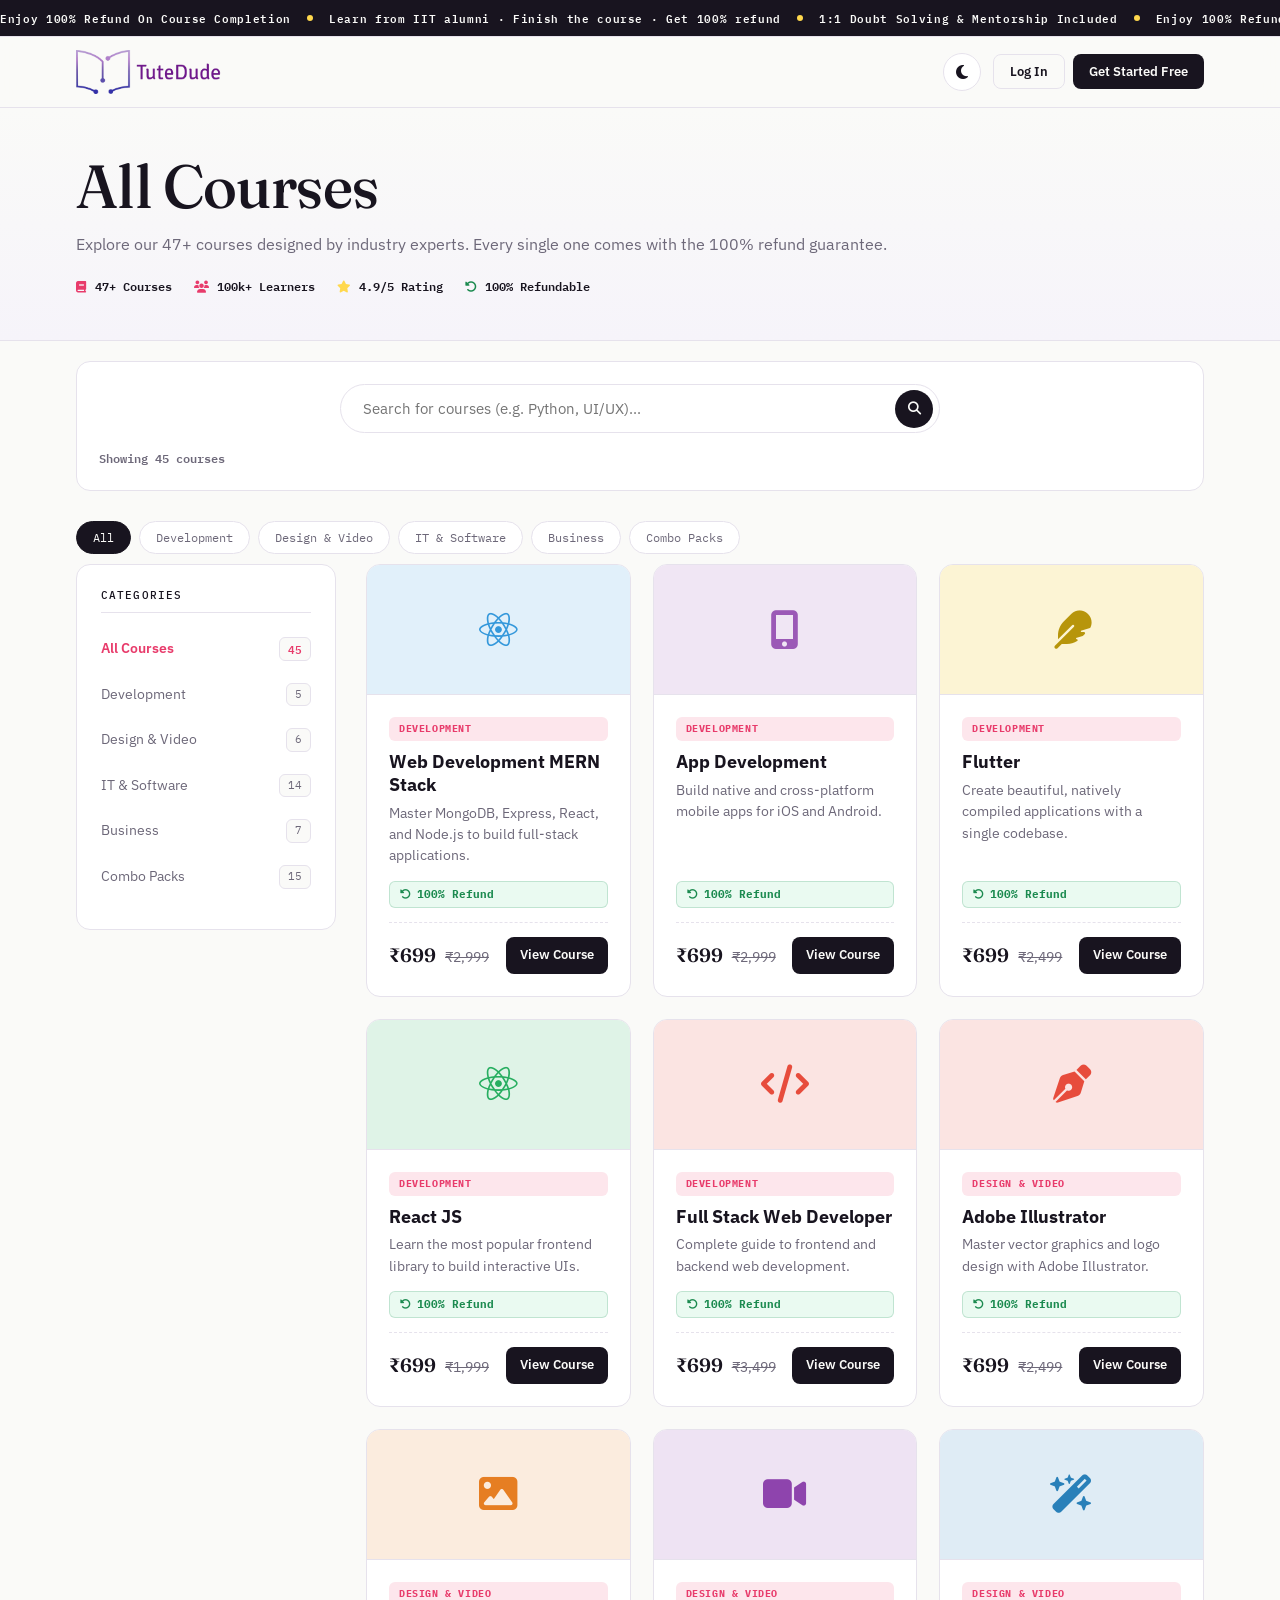
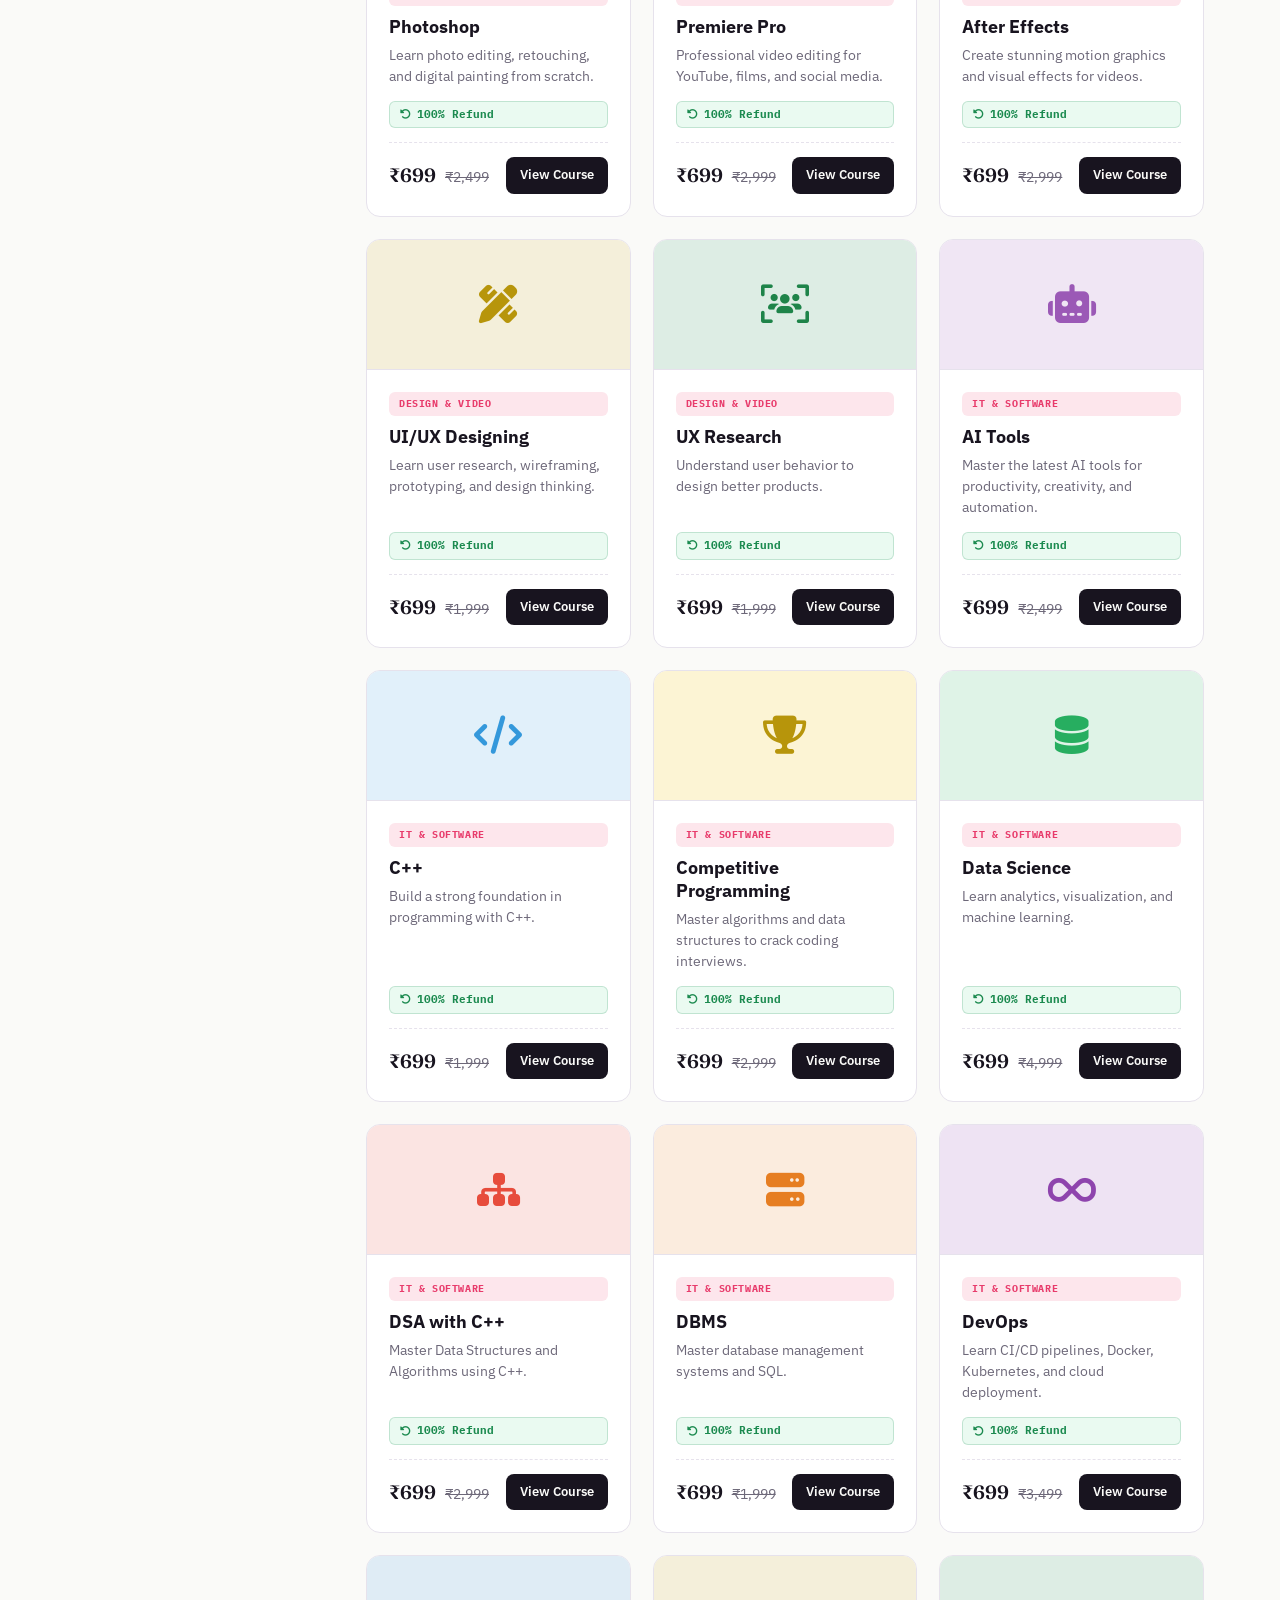
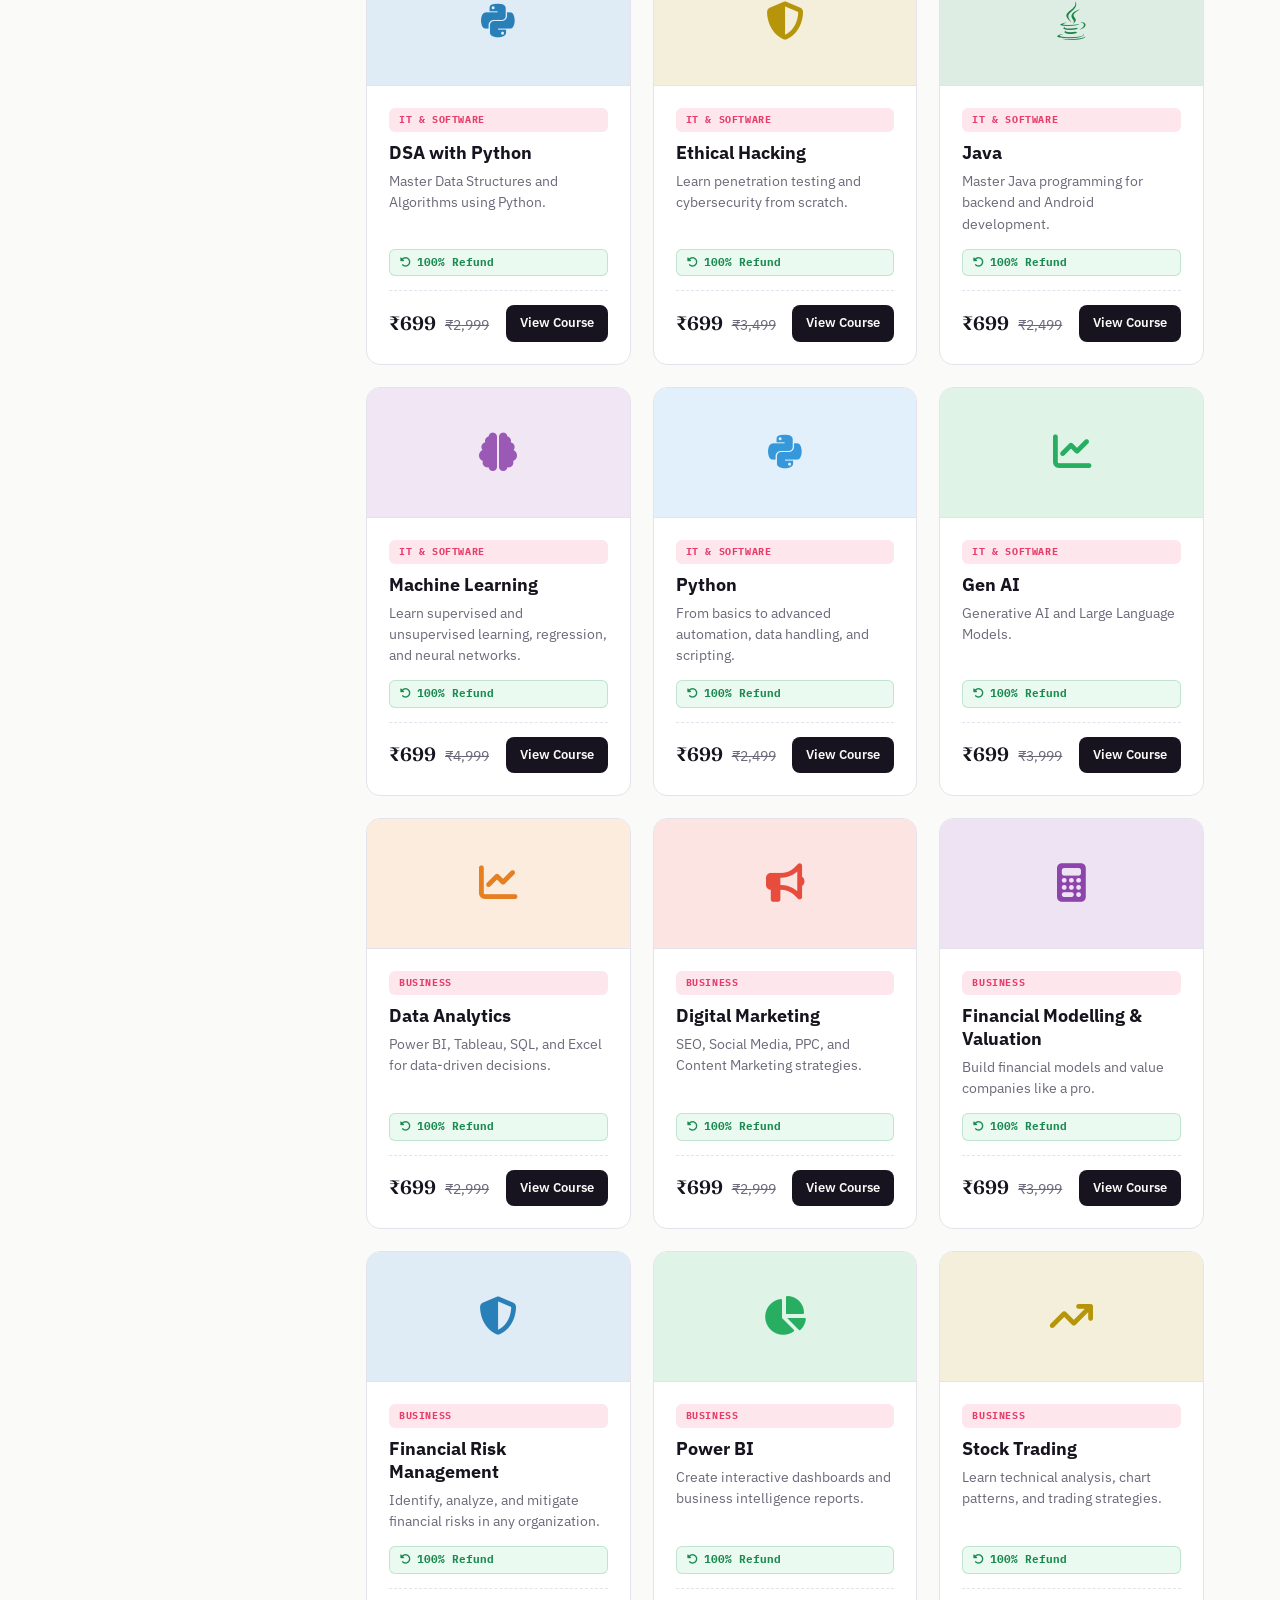
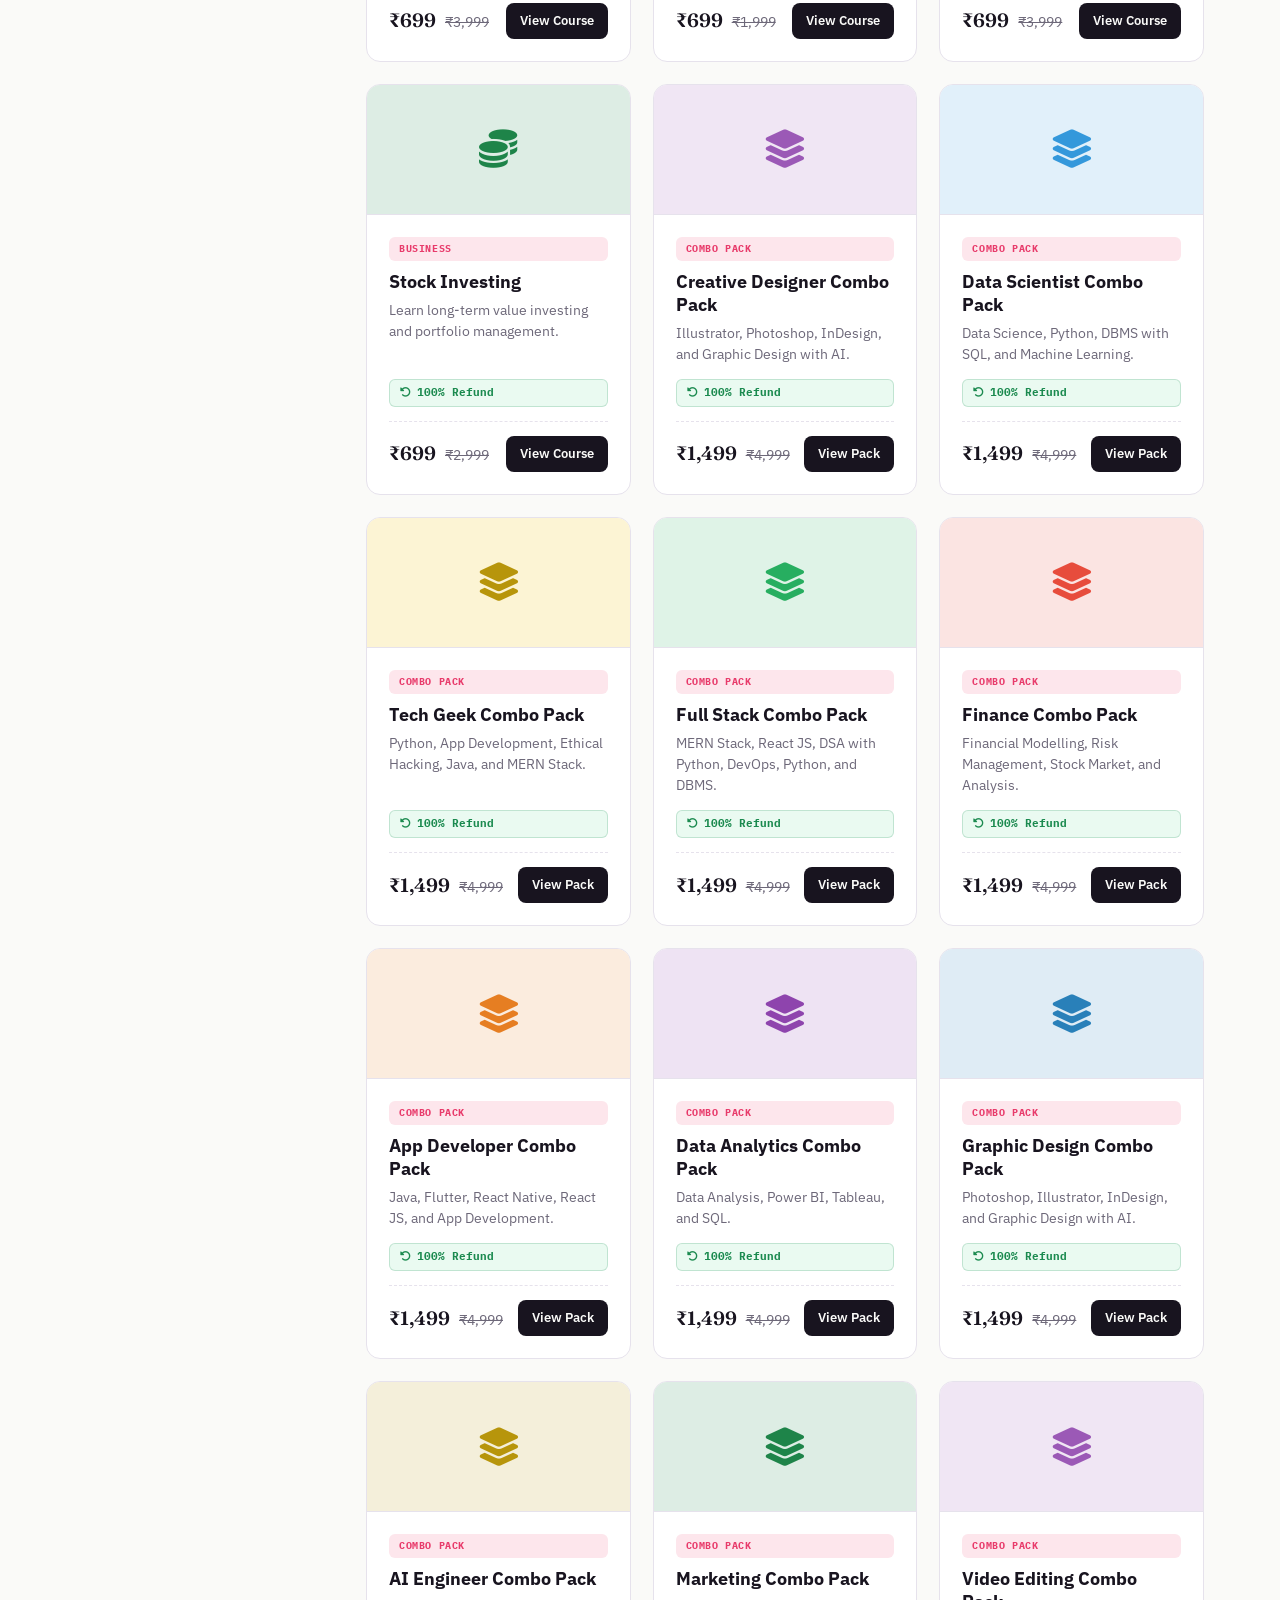
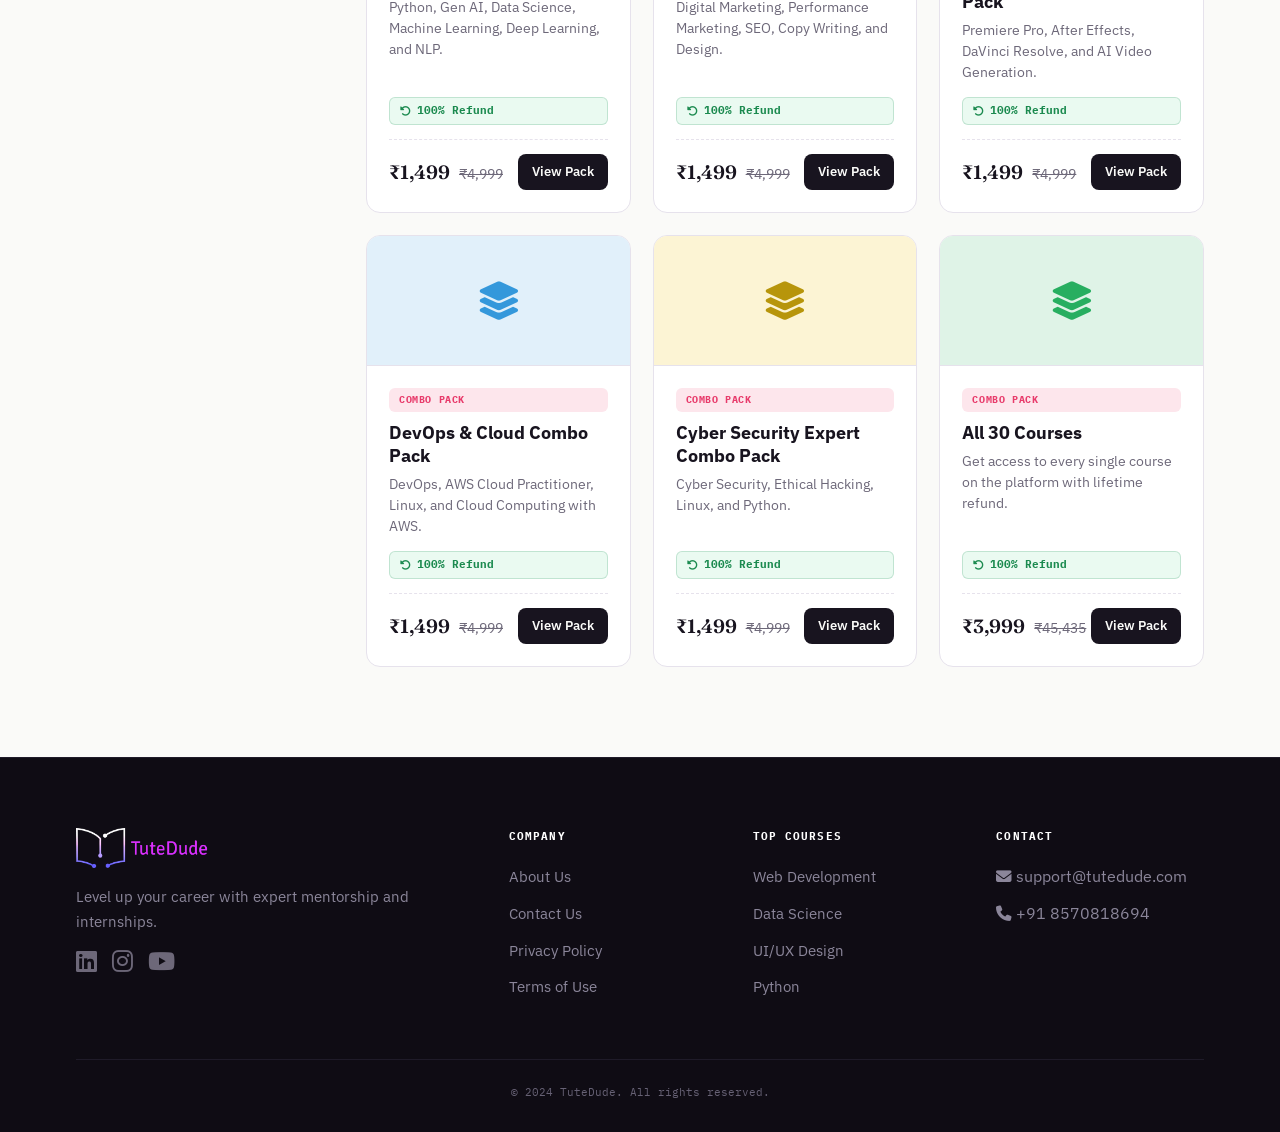
<file: courses.html>
<!DOCTYPE html>
<html lang="en">
<head>
    <meta charset="UTF-8">
    <meta name="viewport" content="width=device-width, initial-scale=1.0">
    <title>All Courses - TuteDude</title>
    <script>
      (function(){
        var r = document.documentElement;
        var t = localStorage.getItem('theme');
        if (!t) t = matchMedia('(prefers-color-scheme: dark)').matches ? 'dark' : 'light';
        if (t === 'dark') r.setAttribute('data-theme','dark');
        r.style.colorScheme = t;
      })();
    </script>
    <link rel="preconnect" href="https://fonts.googleapis.com">
    <link rel="preconnect" href="https://fonts.gstatic.com" crossorigin>
    <link href="https://fonts.googleapis.com/css2?family=Fraunces:ital,opsz,wght@0,9..144,400;0,9..144,500;0,9..144,600;1,9..144,400&family=IBM+Plex+Mono:wght@400;500;600;700&family=IBM+Plex+Sans:wght@400;500;600;700&display=swap" rel="stylesheet">
    <link rel="stylesheet" href="https://cdnjs.cloudflare.com/ajax/libs/font-awesome/6.4.0/css/all.min.css">
    <link rel="stylesheet" href="style.css">
</head>
<body>

    <div class="top-bar">
        <div class="strip-track">
            <div class="strip-content">
                <span>Enjoy 100% Refund On Course Completion</span>
                <span class="strip-dot"></span>
                <span>Learn from IIT alumni · Finish the course · Get 100% refund</span>
                <span class="strip-dot"></span>
                <span>1:1 Doubt Solving &amp; Mentorship Included</span>
                <span class="strip-dot"></span>
            </div>
            <div class="strip-content" aria-hidden="true">
                <span>Enjoy 100% Refund On Course Completion</span>
                <span class="strip-dot"></span>
                <span>Learn from IIT alumni · Finish the course · Get 100% back</span>
                <span class="strip-dot"></span>
                <span>1:1 Doubt Solving &amp; Mentorship Included</span>
                <span class="strip-dot"></span>
            </div>
        </div>
    </div>

    <header>
        <div class="container nav-container">
            <a href="index.html" class="logo" style="gap:0;padding:0;">
                <img src="TD_Logo-1.png" alt="TuteDude" style="height:44px;width:auto;object-fit:contain;display:block;">
            </a>
            <div class="nav-actions">
                <button class="theme-toggle" id="themeToggle" aria-label="Toggle theme"><i class="fa-solid fa-moon"></i></button>
                <div id="authButtons" style="display: flex; gap: 8px;">
                    <button class="btn btn-ghost" id="loginBtn" style="padding: 8px 16px; font-size: 0.8rem; width: auto;">Log In</button>
                    <button class="btn btn-primary" id="signupBtn" style="padding: 8px 16px; font-size: 0.8rem; width: auto;">Get Started Free</button>
                </div>
                <div class="user-profile" id="userProfile">
                    <div class="user-avatar">JD</div>
                    <button class="btn btn-outline" id="logoutBtn" style="padding: 6px 12px; font-size: 0.8rem; width: auto;">Logout</button>
                </div>
            </div>
        </div>
    </header>

    <!-- Category Header -->
    <section class="category-header">
        <div class="container">
            <h1>All Courses</h1>
            <p>Explore our 47+ courses designed by industry experts. Every single one comes with the 100% refund guarantee.</p>
            <div class="category-stats">
                <span><i class="fa-solid fa-book"></i> 47+ Courses</span>
                <span><i class="fa-solid fa-users"></i> 100k+ Learners</span>
                <span><i class="fa-solid fa-star" style="color: var(--highlight);"></i> 4.9/5 Rating</span>
                <span><i class="fa-solid fa-rotate-left" style="color: var(--brand-success);"></i> 100% Refundable</span>
            </div>
        </div>
    </section>

    <!-- Main Content -->
    <section class="section-padding" style="padding-top: 20px;">
        <div class="container">

            <!-- Search Bar -->
            <div class="filter-section">
                <div class="search-bar" style="flex: 1; margin-bottom: 0;">
                    <input type="text" id="courseSearch" placeholder="Search for courses (e.g. Python, UI/UX)...">
                    <button aria-label="Search"><i class="fa-solid fa-magnifying-glass"></i></button>
                </div>
                <div class="course-count" id="courseCount">Showing 47 courses</div>
            </div>

            <!-- Mobile Filter Buttons -->
            <div class="mobile-filters" id="mobileFilterList">
                <button class="mobile-filter-btn active" data-category="all">All</button>
                <button class="mobile-filter-btn" data-category="development">Development</button>
                <button class="mobile-filter-btn" data-category="design">Design &amp; Video</button>
                <button class="mobile-filter-btn" data-category="it">IT &amp; Software</button>
                <button class="mobile-filter-btn" data-category="business">Business</button>
                <button class="mobile-filter-btn" data-category="combo">Combo Packs</button>
            </div>

            <!-- Desktop Layout: Sidebar + Grid -->
            <div class="courses-layout">

                <!-- Sidebar Filters (Desktop) -->
                <aside class="sidebar-filters">
                    <h3>Categories</h3>
                    <ul id="categoryFilterList">
                        <li><a href="#" class="active" data-category="all">All Courses <span id="totalCount">47</span></a></li>
                        <li><a href="#" data-category="development">Development <span>5</span></a></li>
                        <li><a href="#" data-category="design">Design &amp; Video <span>6</span></a></li>
                        <li><a href="#" data-category="it">IT &amp; Software <span>14</span></a></li>
                        <li><a href="#" data-category="business">Business <span>7</span></a></li>
                        <li><a href="#" data-category="combo">Combo Packs <span>15</span></a></li>
                    </ul>
                </aside>

                <!-- Course Grid -->
                <div class="courses-list-grid" id="courseGrid">

                    <!-- ============ DEVELOPMENT (5) ============ -->
                    <div class="course-list-card" data-category="development">
                        <div class="course-list-card-img" style="background-color: color-mix(in srgb, #3498DB 15%, var(--panel)); color: #3498DB;"><i class="fa-brands fa-react"></i></div>
                        <div class="course-list-card-body">
                            <span class="course-tag">Development</span>
                            <h4>Web Development MERN Stack</h4>
                            <p>Master MongoDB, Express, React, and Node.js to build full-stack applications.</p>
                            <div class="refund-badge"><i class="fa-solid fa-rotate-left"></i> 100% Refund</div>
                            <div class="course-list-card-footer">
                                <div class="course-price-tag">₹699 <span>₹2,999</span></div>
                                <a href="template.html?id=mern-stack" class="btn btn-primary" style="padding: 8px 14px; font-size: 0.8rem; width: auto;">View Course</a>
                            </div>
                        </div>
                    </div>

                    <div class="course-list-card" data-category="development">
                        <div class="course-list-card-img" style="background-color: color-mix(in srgb, #9B59B6 15%, var(--panel)); color: #9B59B6;"><i class="fa-solid fa-mobile-alt"></i></div>
                        <div class="course-list-card-body">
                            <span class="course-tag">Development</span>
                            <h4>App Development</h4>
                            <p>Build native and cross-platform mobile apps for iOS and Android.</p>
                            <div class="refund-badge"><i class="fa-solid fa-rotate-left"></i> 100% Refund</div>
                            <div class="course-list-card-footer">
                                <div class="course-price-tag">₹699 <span>₹2,999</span></div>
                                <a href="template.html?id=app-development" class="btn btn-primary" style="padding: 8px 14px; font-size: 0.8rem; width: auto;">View Course</a>
                            </div>
                        </div>
                    </div>

                    <div class="course-list-card" data-category="development">
                        <div class="course-list-card-img" style="background-color: color-mix(in srgb, #F1C40F 18%, var(--panel)); color: #B7950B;"><i class="fa-solid fa-feather"></i></div>
                        <div class="course-list-card-body">
                            <span class="course-tag">Development</span>
                            <h4>Flutter</h4>
                            <p>Create beautiful, natively compiled applications with a single codebase.</p>
                            <div class="refund-badge"><i class="fa-solid fa-rotate-left"></i> 100% Refund</div>
                            <div class="course-list-card-footer">
                                <div class="course-price-tag">₹699 <span>₹2,499</span></div>
                                <a href="template.html?id=flutter" class="btn btn-primary" style="padding: 8px 14px; font-size: 0.8rem; width: auto;">View Course</a>
                            </div>
                        </div>
                    </div>

                    <div class="course-list-card" data-category="development">
                        <div class="course-list-card-img" style="background-color: color-mix(in srgb, #27AE60 15%, var(--panel)); color: #27AE60;"><i class="fa-brands fa-react"></i></div>
                        <div class="course-list-card-body">
                            <span class="course-tag">Development</span>
                            <h4>React JS</h4>
                            <p>Learn the most popular frontend library to build interactive UIs.</p>
                            <div class="refund-badge"><i class="fa-solid fa-rotate-left"></i> 100% Refund</div>
                            <div class="course-list-card-footer">
                                <div class="course-price-tag">₹699 <span>₹1,999</span></div>
                                <a href="template.html?id=react-js" class="btn btn-primary" style="padding: 8px 14px; font-size: 0.8rem; width: auto;">View Course</a>
                            </div>
                        </div>
                    </div>

                    <div class="course-list-card" data-category="development">
                        <div class="course-list-card-img" style="background-color: color-mix(in srgb, #E74C3C 15%, var(--panel)); color: #E74C3C;"><i class="fa-solid fa-code"></i></div>
                        <div class="course-list-card-body">
                            <span class="course-tag">Development</span>
                            <h4>Full Stack Web Developer</h4>
                            <p>Complete guide to frontend and backend web development.</p>
                            <div class="refund-badge"><i class="fa-solid fa-rotate-left"></i> 100% Refund</div>
                            <div class="course-list-card-footer">
                                <div class="course-price-tag">₹699 <span>₹3,499</span></div>
                                <a href="template.html?id=full-stack-combo" class="btn btn-primary" style="padding: 8px 14px; font-size: 0.8rem; width: auto;">View Course</a>
                            </div>
                        </div>
                    </div>

                    <!-- ============ DESIGN & VIDEO (6) ============ -->
                    <div class="course-list-card" data-category="design">
                        <div class="course-list-card-img" style="background-color: color-mix(in srgb, #E74C3C 15%, var(--panel)); color: #E74C3C;"><i class="fa-solid fa-pen-nib"></i></div>
                        <div class="course-list-card-body">
                            <span class="course-tag">Design &amp; Video</span>
                            <h4>Adobe Illustrator</h4>
                            <p>Master vector graphics and logo design with Adobe Illustrator.</p>
                            <div class="refund-badge"><i class="fa-solid fa-rotate-left"></i> 100% Refund</div>
                            <div class="course-list-card-footer">
                                <div class="course-price-tag">₹699 <span>₹2,499</span></div>
                                <a href="template.html?id=adobe-illustrator" class="btn btn-primary" style="padding: 8px 14px; font-size: 0.8rem; width: auto;">View Course</a>
                            </div>
                        </div>
                    </div>

                    <div class="course-list-card" data-category="design">
                        <div class="course-list-card-img" style="background-color: color-mix(in srgb, #E67E22 15%, var(--panel)); color: #E67E22;"><i class="fa-solid fa-image"></i></div>
                        <div class="course-list-card-body">
                            <span class="course-tag">Design &amp; Video</span>
                            <h4>Photoshop</h4>
                            <p>Learn photo editing, retouching, and digital painting from scratch.</p>
                            <div class="refund-badge"><i class="fa-solid fa-rotate-left"></i> 100% Refund</div>
                            <div class="course-list-card-footer">
                                <div class="course-price-tag">₹699 <span>₹2,499</span></div>
                                <a href="template.html?id=photoshop" class="btn btn-primary" style="padding: 8px 14px; font-size: 0.8rem; width: auto;">View Course</a>
                            </div>
                        </div>
                    </div>

                    <div class="course-list-card" data-category="design">
                        <div class="course-list-card-img" style="background-color: color-mix(in srgb, #8E44AD 15%, var(--panel)); color: #8E44AD;"><i class="fa-solid fa-video"></i></div>
                        <div class="course-list-card-body">
                            <span class="course-tag">Design &amp; Video</span>
                            <h4>Premiere Pro</h4>
                            <p>Professional video editing for YouTube, films, and social media.</p>
                            <div class="refund-badge"><i class="fa-solid fa-rotate-left"></i> 100% Refund</div>
                            <div class="course-list-card-footer">
                                <div class="course-price-tag">₹699 <span>₹2,999</span></div>
                                <a href="template.html?id=premiere-pro" class="btn btn-primary" style="padding: 8px 14px; font-size: 0.8rem; width: auto;">View Course</a>
                            </div>
                        </div>
                    </div>

                    <div class="course-list-card" data-category="design">
                        <div class="course-list-card-img" style="background-color: color-mix(in srgb, #2980B9 15%, var(--panel)); color: #2980B9;"><i class="fa-solid fa-wand-magic-sparkles"></i></div>
                        <div class="course-list-card-body">
                            <span class="course-tag">Design &amp; Video</span>
                            <h4>After Effects</h4>
                            <p>Create stunning motion graphics and visual effects for videos.</p>
                            <div class="refund-badge"><i class="fa-solid fa-rotate-left"></i> 100% Refund</div>
                            <div class="course-list-card-footer">
                                <div class="course-price-tag">₹699 <span>₹2,999</span></div>
                                <a href="template.html?id=after-effects" class="btn btn-primary" style="padding: 8px 14px; font-size: 0.8rem; width: auto;">View Course</a>
                            </div>
                        </div>
                    </div>

                    <div class="course-list-card" data-category="design">
                        <div class="course-list-card-img" style="background-color: color-mix(in srgb, #B7950B 15%, var(--panel)); color: #B7950B;"><i class="fa-solid fa-pencil-ruler"></i></div>
                        <div class="course-list-card-body">
                            <span class="course-tag">Design &amp; Video</span>
                            <h4>UI/UX Designing</h4>
                            <p>Learn user research, wireframing, prototyping, and design thinking.</p>
                            <div class="refund-badge"><i class="fa-solid fa-rotate-left"></i> 100% Refund</div>
                            <div class="course-list-card-footer">
                                <div class="course-price-tag">₹699 <span>₹1,999</span></div>
                                <a href="template.html?id=ui-ux-designing" class="btn btn-primary" style="padding: 8px 14px; font-size: 0.8rem; width: auto;">View Course</a>
                            </div>
                        </div>
                    </div>

                    <div class="course-list-card" data-category="design">
                        <div class="course-list-card-img" style="background-color: color-mix(in srgb, #1E8449 15%, var(--panel)); color: #1E8449;"><i class="fa-solid fa-users-viewfinder"></i></div>
                        <div class="course-list-card-body">
                            <span class="course-tag">Design &amp; Video</span>
                            <h4>UX Research</h4>
                            <p>Understand user behavior to design better products.</p>
                            <div class="refund-badge"><i class="fa-solid fa-rotate-left"></i> 100% Refund</div>
                            <div class="course-list-card-footer">
                                <div class="course-price-tag">₹699 <span>₹1,999</span></div>
                                <a href="template.html?id=ux-research" class="btn btn-primary" style="padding: 8px 14px; font-size: 0.8rem; width: auto;">View Course</a>
                            </div>
                        </div>
                    </div>

                    <!-- ============ IT & SOFTWARE (14) ============ -->
                    <div class="course-list-card" data-category="it">
                        <div class="course-list-card-img" style="background-color: color-mix(in srgb, #9B59B6 15%, var(--panel)); color: #9B59B6;"><i class="fa-solid fa-robot"></i></div>
                        <div class="course-list-card-body">
                            <span class="course-tag">IT &amp; Software</span>
                            <h4>AI Tools</h4>
                            <p>Master the latest AI tools for productivity, creativity, and automation.</p>
                            <div class="refund-badge"><i class="fa-solid fa-rotate-left"></i> 100% Refund</div>
                            <div class="course-list-card-footer">
                                <div class="course-price-tag">₹699 <span>₹2,499</span></div>
                                <a href="template.html?id=ai-tools" class="btn btn-primary" style="padding: 8px 14px; font-size: 0.8rem; width: auto;">View Course</a>
                            </div>
                        </div>
                    </div>

                    <div class="course-list-card" data-category="it">
                        <div class="course-list-card-img" style="background-color: color-mix(in srgb, #3498DB 15%, var(--panel)); color: #3498DB;"><i class="fa-solid fa-code"></i></div>
                        <div class="course-list-card-body">
                            <span class="course-tag">IT &amp; Software</span>
                            <h4>C++</h4>
                            <p>Build a strong foundation in programming with C++.</p>
                            <div class="refund-badge"><i class="fa-solid fa-rotate-left"></i> 100% Refund</div>
                            <div class="course-list-card-footer">
                                <div class="course-price-tag">₹699 <span>₹1,999</span></div>
                                <a href="template.html?id=c-plus-plus" class="btn btn-primary" style="padding: 8px 14px; font-size: 0.8rem; width: auto;">View Course</a>
                            </div>
                        </div>
                    </div>

                    <div class="course-list-card" data-category="it">
                        <div class="course-list-card-img" style="background-color: color-mix(in srgb, #F1C40F 18%, var(--panel)); color: #B7950B;"><i class="fa-solid fa-trophy"></i></div>
                        <div class="course-list-card-body">
                            <span class="course-tag">IT &amp; Software</span>
                            <h4>Competitive Programming</h4>
                            <p>Master algorithms and data structures to crack coding interviews.</p>
                            <div class="refund-badge"><i class="fa-solid fa-rotate-left"></i> 100% Refund</div>
                            <div class="course-list-card-footer">
                                <div class="course-price-tag">₹699 <span>₹2,999</span></div>
                                <a href="template.html?id=competitive-programming" class="btn btn-primary" style="padding: 8px 14px; font-size: 0.8rem; width: auto;">View Course</a>
                            </div>
                        </div>
                    </div>

                    <div class="course-list-card" data-category="it">
                        <div class="course-list-card-img" style="background-color: color-mix(in srgb, #27AE60 15%, var(--panel)); color: #27AE60;"><i class="fa-solid fa-database"></i></div>
                        <div class="course-list-card-body">
                            <span class="course-tag">IT &amp; Software</span>
                            <h4>Data Science</h4>
                            <p>Learn analytics, visualization, and machine learning.</p>
                            <div class="refund-badge"><i class="fa-solid fa-rotate-left"></i> 100% Refund</div>
                            <div class="course-list-card-footer">
                                <div class="course-price-tag">₹699 <span>₹4,999</span></div>
                                <a href="template.html?id=data-science" class="btn btn-primary" style="padding: 8px 14px; font-size: 0.8rem; width: auto;">View Course</a>
                            </div>
                        </div>
                    </div>

                    <div class="course-list-card" data-category="it">
                        <div class="course-list-card-img" style="background-color: color-mix(in srgb, #E74C3C 15%, var(--panel)); color: #E74C3C;"><i class="fa-solid fa-sitemap"></i></div>
                        <div class="course-list-card-body">
                            <span class="course-tag">IT &amp; Software</span>
                            <h4>DSA with C++</h4>
                            <p>Master Data Structures and Algorithms using C++.</p>
                            <div class="refund-badge"><i class="fa-solid fa-rotate-left"></i> 100% Refund</div>
                            <div class="course-list-card-footer">
                                <div class="course-price-tag">₹699 <span>₹2,999</span></div>
                                <a href="template.html?id=dsa-cpp" class="btn btn-primary" style="padding: 8px 14px; font-size: 0.8rem; width: auto;">View Course</a>
                            </div>
                        </div>
                    </div>

                    <div class="course-list-card" data-category="it">
                        <div class="course-list-card-img" style="background-color: color-mix(in srgb, #E67E22 15%, var(--panel)); color: #E67E22;"><i class="fa-solid fa-server"></i></div>
                        <div class="course-list-card-body">
                            <span class="course-tag">IT &amp; Software</span>
                            <h4>DBMS</h4>
                            <p>Master database management systems and SQL.</p>
                            <div class="refund-badge"><i class="fa-solid fa-rotate-left"></i> 100% Refund</div>
                            <div class="course-list-card-footer">
                                <div class="course-price-tag">₹699 <span>₹1,999</span></div>
                                <a href="template.html?id=dbms" class="btn btn-primary" style="padding: 8px 14px; font-size: 0.8rem; width: auto;">View Course</a>
                            </div>
                        </div>
                    </div>

                    <div class="course-list-card" data-category="it">
                        <div class="course-list-card-img" style="background-color: color-mix(in srgb, #8E44AD 15%, var(--panel)); color: #8E44AD;"><i class="fa-solid fa-infinity"></i></div>
                        <div class="course-list-card-body">
                            <span class="course-tag">IT &amp; Software</span>
                            <h4>DevOps</h4>
                            <p>Learn CI/CD pipelines, Docker, Kubernetes, and cloud deployment.</p>
                            <div class="refund-badge"><i class="fa-solid fa-rotate-left"></i> 100% Refund</div>
                            <div class="course-list-card-footer">
                                <div class="course-price-tag">₹699 <span>₹3,499</span></div>
                                <a href="template.html?id=devops" class="btn btn-primary" style="padding: 8px 14px; font-size: 0.8rem; width: auto;">View Course</a>
                            </div>
                        </div>
                    </div>

                    <div class="course-list-card" data-category="it">
                        <div class="course-list-card-img" style="background-color: color-mix(in srgb, #2980B9 15%, var(--panel)); color: #2980B9;"><i class="fa-brands fa-python"></i></div>
                        <div class="course-list-card-body">
                            <span class="course-tag">IT &amp; Software</span>
                            <h4>DSA with Python</h4>
                            <p>Master Data Structures and Algorithms using Python.</p>
                            <div class="refund-badge"><i class="fa-solid fa-rotate-left"></i> 100% Refund</div>
                            <div class="course-list-card-footer">
                                <div class="course-price-tag">₹699 <span>₹2,999</span></div>
                                <a href="template.html?id=dsa-python" class="btn btn-primary" style="padding: 8px 14px; font-size: 0.8rem; width: auto;">View Course</a>
                            </div>
                        </div>
                    </div>

                    <div class="course-list-card" data-category="it">
                        <div class="course-list-card-img" style="background-color: color-mix(in srgb, #B7950B 15%, var(--panel)); color: #B7950B;"><i class="fa-solid fa-shield-halved"></i></div>
                        <div class="course-list-card-body">
                            <span class="course-tag">IT &amp; Software</span>
                            <h4>Ethical Hacking</h4>
                            <p>Learn penetration testing and cybersecurity from scratch.</p>
                            <div class="refund-badge"><i class="fa-solid fa-rotate-left"></i> 100% Refund</div>
                            <div class="course-list-card-footer">
                                <div class="course-price-tag">₹699 <span>₹3,499</span></div>
                                <a href="template.html?id=ethical-hacking" class="btn btn-primary" style="padding: 8px 14px; font-size: 0.8rem; width: auto;">View Course</a>
                            </div>
                        </div>
                    </div>

                    <div class="course-list-card" data-category="it">
                        <div class="course-list-card-img" style="background-color: color-mix(in srgb, #1E8449 15%, var(--panel)); color: #1E8449;"><i class="fa-brands fa-java"></i></div>
                        <div class="course-list-card-body">
                            <span class="course-tag">IT &amp; Software</span>
                            <h4>Java</h4>
                            <p>Master Java programming for backend and Android development.</p>
                            <div class="refund-badge"><i class="fa-solid fa-rotate-left"></i> 100% Refund</div>
                            <div class="course-list-card-footer">
                                <div class="course-price-tag">₹699 <span>₹2,499</span></div>
                                <a href="template.html?id=java" class="btn btn-primary" style="padding: 8px 14px; font-size: 0.8rem; width: auto;">View Course</a>
                            </div>
                        </div>
                    </div>

                    <div class="course-list-card" data-category="it">
                        <div class="course-list-card-img" style="background-color: color-mix(in srgb, #9B59B6 15%, var(--panel)); color: #9B59B6;"><i class="fa-solid fa-brain"></i></div>
                        <div class="course-list-card-body">
                            <span class="course-tag">IT &amp; Software</span>
                            <h4>Machine Learning</h4>
                            <p>Learn supervised and unsupervised learning, regression, and neural networks.</p>
                            <div class="refund-badge"><i class="fa-solid fa-rotate-left"></i> 100% Refund</div>
                            <div class="course-list-card-footer">
                                <div class="course-price-tag">₹699 <span>₹4,999</span></div>
                                <a href="template.html?id=machine-learning" class="btn btn-primary" style="padding: 8px 14px; font-size: 0.8rem; width: auto;">View Course</a>
                            </div>
                        </div>
                    </div>

                    <div class="course-list-card" data-category="it">
                        <div class="course-list-card-img" style="background-color: color-mix(in srgb, #3498DB 15%, var(--panel)); color: #3498DB;"><i class="fa-brands fa-python"></i></div>
                        <div class="course-list-card-body">
                            <span class="course-tag">IT &amp; Software</span>
                            <h4>Python</h4>
                            <p>From basics to advanced automation, data handling, and scripting.</p>
                            <div class="refund-badge"><i class="fa-solid fa-rotate-left"></i> 100% Refund</div>
                            <div class="course-list-card-footer">
                                <div class="course-price-tag">₹699 <span>₹2,499</span></div>
                                <a href="template.html?id=python" class="btn btn-primary" style="padding: 8px 14px; font-size: 0.8rem; width: auto;">View Course</a>
                            </div>
                        </div>
                    </div>

                    <div class="course-list-card" data-category="it">
                        <div class="course-list-card-img" style="background-color: color-mix(in srgb, #27AE60 15%, var(--panel)); color: #27AE60;"><i class="fa-solid fa-chart-line"></i></div>
                        <div class="course-list-card-body">
                            <span class="course-tag">IT &amp; Software</span>
                            <h4>Gen AI</h4>
                            <p>Generative AI and Large Language Models.</p>
                            <div class="refund-badge"><i class="fa-solid fa-rotate-left"></i> 100% Refund</div>
                            <div class="course-list-card-footer">
                                <div class="course-price-tag">₹699 <span>₹3,999</span></div>
                                <a href="template.html?id=ai-engineer-combo" class="btn btn-primary" style="padding: 8px 14px; font-size: 0.8rem; width: auto;">View Course</a>
                            </div>
                        </div>
                    </div>

                    <!-- ============ BUSINESS (7) ============ -->
                    <div class="course-list-card" data-category="business">
                        <div class="course-list-card-img" style="background-color: color-mix(in srgb, #E67E22 15%, var(--panel)); color: #E67E22;"><i class="fa-solid fa-chart-line"></i></div>
                        <div class="course-list-card-body">
                            <span class="course-tag">Business</span>
                            <h4>Data Analytics</h4>
                            <p>Power BI, Tableau, SQL, and Excel for data-driven decisions.</p>
                            <div class="refund-badge"><i class="fa-solid fa-rotate-left"></i> 100% Refund</div>
                            <div class="course-list-card-footer">
                                <div class="course-price-tag">₹699 <span>₹2,999</span></div>
                                <a href="template.html?id=data-analytics" class="btn btn-primary" style="padding: 8px 14px; font-size: 0.8rem; width: auto;">View Course</a>
                            </div>
                        </div>
                    </div>

                    <div class="course-list-card" data-category="business">
                        <div class="course-list-card-img" style="background-color: color-mix(in srgb, #E74C3C 15%, var(--panel)); color: #E74C3C;"><i class="fa-solid fa-bullhorn"></i></div>
                        <div class="course-list-card-body">
                            <span class="course-tag">Business</span>
                            <h4>Digital Marketing</h4>
                            <p>SEO, Social Media, PPC, and Content Marketing strategies.</p>
                            <div class="refund-badge"><i class="fa-solid fa-rotate-left"></i> 100% Refund</div>
                            <div class="course-list-card-footer">
                                <div class="course-price-tag">₹699 <span>₹2,999</span></div>
                                <a href="template.html?id=digital-marketing" class="btn btn-primary" style="padding: 8px 14px; font-size: 0.8rem; width: auto;">View Course</a>
                            </div>
                        </div>
                    </div>

                    <div class="course-list-card" data-category="business">
                        <div class="course-list-card-img" style="background-color: color-mix(in srgb, #8E44AD 15%, var(--panel)); color: #8E44AD;"><i class="fa-solid fa-calculator"></i></div>
                        <div class="course-list-card-body">
                            <span class="course-tag">Business</span>
                            <h4>Financial Modelling &amp; Valuation</h4>
                            <p>Build financial models and value companies like a pro.</p>
                            <div class="refund-badge"><i class="fa-solid fa-rotate-left"></i> 100% Refund</div>
                            <div class="course-list-card-footer">
                                <div class="course-price-tag">₹699 <span>₹3,999</span></div>
                                <a href="template.html?id=financial-modelling" class="btn btn-primary" style="padding: 8px 14px; font-size: 0.8rem; width: auto;">View Course</a>
                            </div>
                        </div>
                    </div>

                    <div class="course-list-card" data-category="business">
                        <div class="course-list-card-img" style="background-color: color-mix(in srgb, #2980B9 15%, var(--panel)); color: #2980B9;"><i class="fa-solid fa-shield-halved"></i></div>
                        <div class="course-list-card-body">
                            <span class="course-tag">Business</span>
                            <h4>Financial Risk Management</h4>
                            <p>Identify, analyze, and mitigate financial risks in any organization.</p>
                            <div class="refund-badge"><i class="fa-solid fa-rotate-left"></i> 100% Refund</div>
                            <div class="course-list-card-footer">
                                <div class="course-price-tag">₹699 <span>₹3,999</span></div>
                                <a href="template.html?id=financial-risk" class="btn btn-primary" style="padding: 8px 14px; font-size: 0.8rem; width: auto;">View Course</a>
                            </div>
                        </div>
                    </div>

                    <div class="course-list-card" data-category="business">
                        <div class="course-list-card-img" style="background-color: color-mix(in srgb, #27AE60 15%, var(--panel)); color: #27AE60;"><i class="fa-solid fa-chart-pie"></i></div>
                        <div class="course-list-card-body">
                            <span class="course-tag">Business</span>
                            <h4>Power BI</h4>
                            <p>Create interactive dashboards and business intelligence reports.</p>
                            <div class="refund-badge"><i class="fa-solid fa-rotate-left"></i> 100% Refund</div>
                            <div class="course-list-card-footer">
                                <div class="course-price-tag">₹699 <span>₹1,999</span></div>
                                <a href="template.html?id=power-bi" class="btn btn-primary" style="padding: 8px 14px; font-size: 0.8rem; width: auto;">View Course</a>
                            </div>
                        </div>
                    </div>

                    <div class="course-list-card" data-category="business">
                        <div class="course-list-card-img" style="background-color: color-mix(in srgb, #B7950B 15%, var(--panel)); color: #B7950B;"><i class="fa-solid fa-arrow-trend-up"></i></div>
                        <div class="course-list-card-body">
                            <span class="course-tag">Business</span>
                            <h4>Stock Trading</h4>
                            <p>Learn technical analysis, chart patterns, and trading strategies.</p>
                            <div class="refund-badge"><i class="fa-solid fa-rotate-left"></i> 100% Refund</div>
                            <div class="course-list-card-footer">
                                <div class="course-price-tag">₹699 <span>₹3,999</span></div>
                                <a href="template.html?id=stock-trading" class="btn btn-primary" style="padding: 8px 14px; font-size: 0.8rem; width: auto;">View Course</a>
                            </div>
                        </div>
                    </div>

                    <div class="course-list-card" data-category="business">
                        <div class="course-list-card-img" style="background-color: color-mix(in srgb, #1E8449 15%, var(--panel)); color: #1E8449;"><i class="fa-solid fa-coins"></i></div>
                        <div class="course-list-card-body">
                            <span class="course-tag">Business</span>
                            <h4>Stock Investing</h4>
                            <p>Learn long-term value investing and portfolio management.</p>
                            <div class="refund-badge"><i class="fa-solid fa-rotate-left"></i> 100% Refund</div>
                            <div class="course-list-card-footer">
                                <div class="course-price-tag">₹699 <span>₹2,999</span></div>
                                <a href="template.html?id=stock-investing" class="btn btn-primary" style="padding: 8px 14px; font-size: 0.8rem; width: auto;">View Course</a>
                            </div>
                        </div>
                    </div>

                    <!-- ============ COMBO PACKS (15) ============ -->
                    <div class="course-list-card" data-category="combo">
                        <div class="course-list-card-img" style="background-color: color-mix(in srgb, #9B59B6 15%, var(--panel)); color: #9B59B6;"><i class="fa-solid fa-layer-group"></i></div>
                        <div class="course-list-card-body">
                            <span class="course-tag">Combo Pack</span>
                            <h4>Creative Designer Combo Pack</h4>
                            <p>Illustrator, Photoshop, InDesign, and Graphic Design with AI.</p>
                            <div class="refund-badge"><i class="fa-solid fa-rotate-left"></i> 100% Refund</div>
                            <div class="course-list-card-footer">
                                <div class="course-price-tag">₹1,499 <span>₹4,999</span></div>
                                <a href="template.html?id=creative-designer-combo" class="btn btn-primary" style="padding: 8px 14px; font-size: 0.8rem; width: auto;">View Pack</a>
                            </div>
                        </div>
                    </div>

                    <div class="course-list-card" data-category="combo">
                        <div class="course-list-card-img" style="background-color: color-mix(in srgb, #3498DB 15%, var(--panel)); color: #3498DB;"><i class="fa-solid fa-layer-group"></i></div>
                        <div class="course-list-card-body">
                            <span class="course-tag">Combo Pack</span>
                            <h4>Data Scientist Combo Pack</h4>
                            <p>Data Science, Python, DBMS with SQL, and Machine Learning.</p>
                            <div class="refund-badge"><i class="fa-solid fa-rotate-left"></i> 100% Refund</div>
                            <div class="course-list-card-footer">
                                <div class="course-price-tag">₹1,499 <span>₹4,999</span></div>
                                <a href="template.html?id=data-scientist-combo" class="btn btn-primary" style="padding: 8px 14px; font-size: 0.8rem; width: auto;">View Pack</a>
                            </div>
                        </div>
                    </div>

                    <div class="course-list-card" data-category="combo">
                        <div class="course-list-card-img" style="background-color: color-mix(in srgb, #F1C40F 18%, var(--panel)); color: #B7950B;"><i class="fa-solid fa-layer-group"></i></div>
                        <div class="course-list-card-body">
                            <span class="course-tag">Combo Pack</span>
                            <h4>Tech Geek Combo Pack</h4>
                            <p>Python, App Development, Ethical Hacking, Java, and MERN Stack.</p>
                            <div class="refund-badge"><i class="fa-solid fa-rotate-left"></i> 100% Refund</div>
                            <div class="course-list-card-footer">
                                <div class="course-price-tag">₹1,499 <span>₹4,999</span></div>
                                <a href="template.html?id=tech-geek-combo" class="btn btn-primary" style="padding: 8px 14px; font-size: 0.8rem; width: auto;">View Pack</a>
                            </div>
                        </div>
                    </div>

                    <div class="course-list-card" data-category="combo">
                        <div class="course-list-card-img" style="background-color: color-mix(in srgb, #27AE60 15%, var(--panel)); color: #27AE60;"><i class="fa-solid fa-layer-group"></i></div>
                        <div class="course-list-card-body">
                            <span class="course-tag">Combo Pack</span>
                            <h4>Full Stack Combo Pack</h4>
                            <p>MERN Stack, React JS, DSA with Python, DevOps, Python, and DBMS.</p>
                            <div class="refund-badge"><i class="fa-solid fa-rotate-left"></i> 100% Refund</div>
                            <div class="course-list-card-footer">
                                <div class="course-price-tag">₹1,499 <span>₹4,999</span></div>
                                <a href="template.html?id=full-stack-combo" class="btn btn-primary" style="padding: 8px 14px; font-size: 0.8rem; width: auto;">View Pack</a>
                            </div>
                        </div>
                    </div>

                    <div class="course-list-card" data-category="combo">
                        <div class="course-list-card-img" style="background-color: color-mix(in srgb, #E74C3C 15%, var(--panel)); color: #E74C3C;"><i class="fa-solid fa-layer-group"></i></div>
                        <div class="course-list-card-body">
                            <span class="course-tag">Combo Pack</span>
                            <h4>Finance Combo Pack</h4>
                            <p>Financial Modelling, Risk Management, Stock Market, and Analysis.</p>
                            <div class="refund-badge"><i class="fa-solid fa-rotate-left"></i> 100% Refund</div>
                            <div class="course-list-card-footer">
                                <div class="course-price-tag">₹1,499 <span>₹4,999</span></div>
                                <a href="template.html?id=finance-professional-combo" class="btn btn-primary" style="padding: 8px 14px; font-size: 0.8rem; width: auto;">View Pack</a>
                            </div>
                        </div>
                    </div>

                    <div class="course-list-card" data-category="combo">
                        <div class="course-list-card-img" style="background-color: color-mix(in srgb, #E67E22 15%, var(--panel)); color: #E67E22;"><i class="fa-solid fa-layer-group"></i></div>
                        <div class="course-list-card-body">
                            <span class="course-tag">Combo Pack</span>
                            <h4>App Developer Combo Pack</h4>
                            <p>Java, Flutter, React Native, React JS, and App Development.</p>
                            <div class="refund-badge"><i class="fa-solid fa-rotate-left"></i> 100% Refund</div>
                            <div class="course-list-card-footer">
                                <div class="course-price-tag">₹1,499 <span>₹4,999</span></div>
                                <a href="template.html?id=app-developer-combo" class="btn btn-primary" style="padding: 8px 14px; font-size: 0.8rem; width: auto;">View Pack</a>
                            </div>
                        </div>
                    </div>

                    <div class="course-list-card" data-category="combo">
                        <div class="course-list-card-img" style="background-color: color-mix(in srgb, #8E44AD 15%, var(--panel)); color: #8E44AD;"><i class="fa-solid fa-layer-group"></i></div>
                        <div class="course-list-card-body">
                            <span class="course-tag">Combo Pack</span>
                            <h4>Data Analytics Combo Pack</h4>
                            <p>Data Analysis, Power BI, Tableau, and SQL.</p>
                            <div class="refund-badge"><i class="fa-solid fa-rotate-left"></i> 100% Refund</div>
                            <div class="course-list-card-footer">
                                <div class="course-price-tag">₹1,499 <span>₹4,999</span></div>
                                <a href="template.html?id=data-analyst-combo" class="btn btn-primary" style="padding: 8px 14px; font-size: 0.8rem; width: auto;">View Pack</a>
                            </div>
                        </div>
                    </div>

                    <div class="course-list-card" data-category="combo">
                        <div class="course-list-card-img" style="background-color: color-mix(in srgb, #2980B9 15%, var(--panel)); color: #2980B9;"><i class="fa-solid fa-layer-group"></i></div>
                        <div class="course-list-card-body">
                            <span class="course-tag">Combo Pack</span>
                            <h4>Graphic Design Combo Pack</h4>
                            <p>Photoshop, Illustrator, InDesign, and Graphic Design with AI.</p>
                            <div class="refund-badge"><i class="fa-solid fa-rotate-left"></i> 100% Refund</div>
                            <div class="course-list-card-footer">
                                <div class="course-price-tag">₹1,499 <span>₹4,999</span></div>
                                <a href="template.html?id=graphic-designer-combo" class="btn btn-primary" style="padding: 8px 14px; font-size: 0.8rem; width: auto;">View Pack</a>
                            </div>
                        </div>
                    </div>

                    <div class="course-list-card" data-category="combo">
                        <div class="course-list-card-img" style="background-color: color-mix(in srgb, #B7950B 15%, var(--panel)); color: #B7950B;"><i class="fa-solid fa-layer-group"></i></div>
                        <div class="course-list-card-body">
                            <span class="course-tag">Combo Pack</span>
                            <h4>AI Engineer Combo Pack</h4>
                            <p>Python, Gen AI, Data Science, Machine Learning, Deep Learning, and NLP.</p>
                            <div class="refund-badge"><i class="fa-solid fa-rotate-left"></i> 100% Refund</div>
                            <div class="course-list-card-footer">
                                <div class="course-price-tag">₹1,499 <span>₹4,999</span></div>
                                <a href="template.html?id=ai-engineer-combo" class="btn btn-primary" style="padding: 8px 14px; font-size: 0.8rem; width: auto;">View Pack</a>
                            </div>
                        </div>
                    </div>

                    <div class="course-list-card" data-category="combo">
                        <div class="course-list-card-img" style="background-color: color-mix(in srgb, #1E8449 15%, var(--panel)); color: #1E8449;"><i class="fa-solid fa-layer-group"></i></div>
                        <div class="course-list-card-body">
                            <span class="course-tag">Combo Pack</span>
                            <h4>Marketing Combo Pack</h4>
                            <p>Digital Marketing, Performance Marketing, SEO, Copy Writing, and Design.</p>
                            <div class="refund-badge"><i class="fa-solid fa-rotate-left"></i> 100% Refund</div>
                            <div class="course-list-card-footer">
                                <div class="course-price-tag">₹1,499 <span>₹4,999</span></div>
                                <a href="template.html?id=marketer-combo" class="btn btn-primary" style="padding: 8px 14px; font-size: 0.8rem; width: auto;">View Pack</a>
                            </div>
                        </div>
                    </div>

                    <div class="course-list-card" data-category="combo">
                        <div class="course-list-card-img" style="background-color: color-mix(in srgb, #9B59B6 15%, var(--panel)); color: #9B59B6;"><i class="fa-solid fa-layer-group"></i></div>
                        <div class="course-list-card-body">
                            <span class="course-tag">Combo Pack</span>
                            <h4>Video Editing Combo Pack</h4>
                            <p>Premiere Pro, After Effects, DaVinci Resolve, and AI Video Generation.</p>
                            <div class="refund-badge"><i class="fa-solid fa-rotate-left"></i> 100% Refund</div>
                            <div class="course-list-card-footer">
                                <div class="course-price-tag">₹1,499 <span>₹4,999</span></div>
                                <a href="template.html?id=video-editor-combo" class="btn btn-primary" style="padding: 8px 14px; font-size: 0.8rem; width: auto;">View Pack</a>
                            </div>
                        </div>
                    </div>

                    <div class="course-list-card" data-category="combo">
                        <div class="course-list-card-img" style="background-color: color-mix(in srgb, #3498DB 15%, var(--panel)); color: #3498DB;"><i class="fa-solid fa-layer-group"></i></div>
                        <div class="course-list-card-body">
                            <span class="course-tag">Combo Pack</span>
                            <h4>DevOps &amp; Cloud Combo Pack</h4>
                            <p>DevOps, AWS Cloud Practitioner, Linux, and Cloud Computing with AWS.</p>
                            <div class="refund-badge"><i class="fa-solid fa-rotate-left"></i> 100% Refund</div>
                            <div class="course-list-card-footer">
                                <div class="course-price-tag">₹1,499 <span>₹4,999</span></div>
                                <a href="template.html?id=devops-cloud-combo" class="btn btn-primary" style="padding: 8px 14px; font-size: 0.8rem; width: auto;">View Pack</a>
                            </div>
                        </div>
                    </div>

                    <div class="course-list-card" data-category="combo">
                        <div class="course-list-card-img" style="background-color: color-mix(in srgb, #F1C40F 18%, var(--panel)); color: #B7950B;"><i class="fa-solid fa-layer-group"></i></div>
                        <div class="course-list-card-body">
                            <span class="course-tag">Combo Pack</span>
                            <h4>Cyber Security Expert Combo Pack</h4>
                            <p>Cyber Security, Ethical Hacking, Linux, and Python.</p>
                            <div class="refund-badge"><i class="fa-solid fa-rotate-left"></i> 100% Refund</div>
                            <div class="course-list-card-footer">
                                <div class="course-price-tag">₹1,499 <span>₹4,999</span></div>
                                <a href="template.html?id=cyber-security-combo" class="btn btn-primary" style="padding: 8px 14px; font-size: 0.8rem; width: auto;">View Pack</a>
                            </div>
                        </div>
                    </div>

                    <div class="course-list-card" data-category="combo">
                        <div class="course-list-card-img" style="background-color: color-mix(in srgb, #27AE60 15%, var(--panel)); color: #27AE60;"><i class="fa-solid fa-layer-group"></i></div>
                        <div class="course-list-card-body">
                            <span class="course-tag">Combo Pack</span>
                            <h4>All 30 Courses</h4>
                            <p>Get access to every single course on the platform with lifetime refund.</p>
                            <div class="refund-badge"><i class="fa-solid fa-rotate-left"></i> 100% Refund</div>
                            <div class="course-list-card-footer">
                                <div class="course-price-tag">₹3,999 <span>₹45,435</span></div>
                                <a href="template.html?id=all-access" class="btn btn-primary" style="padding: 8px 14px; font-size: 0.8rem; width: auto;">View Pack</a>
                            </div>
                        </div>
                    </div>

                </div>
            </div>
        </div>
    </section>

    <!-- Footer -->
    <footer>
        <div class="container">
            <div class="footer-grid">
                <div class="footer-brand">
                    <div class="logo" style="margin-bottom:10px;gap:0;padding:0;">
                        <img src="TD_Logo-1.png" alt="TuteDude" style="height:40px;width:auto;object-fit:contain;display:block;">
                    </div>
                    <p>Level up your career with expert mentorship and internships.</p>
                    <div style="display: flex; gap: 15px; margin-top: 15px;">
                        <a href="#"><i class="fa-brands fa-linkedin" style="font-size: 1.5rem; color: var(--text-grey);"></i></a>
                        <a href="#"><i class="fa-brands fa-instagram" style="font-size: 1.5rem; color: var(--text-grey);"></i></a>
                        <a href="#"><i class="fa-brands fa-youtube" style="font-size: 1.5rem; color: var(--text-grey);"></i></a>
                    </div>
                </div>
                <div class="footer-links">
                    <h4>Company</h4>
                    <ul><li><a href="#">About Us</a></li><li><a href="#">Contact Us</a></li><li><a href="#">Privacy Policy</a></li><li><a href="#">Terms of Use</a></li></ul>
                </div>
                <div class="footer-links">
                    <h4>Top Courses</h4>
                    <ul><li><a href="#">Web Development</a></li><li><a href="#">Data Science</a></li><li><a href="#">UI/UX Design</a></li><li><a href="#">Python</a></li></ul>
                </div>
                <div class="footer-links">
                    <h4>Contact</h4>
                    <ul><li><i class="fa-solid fa-envelope"></i> support@tutedude.com</li><li><i class="fa-solid fa-phone"></i> +91 8570818694</li></ul>
                </div>
            </div>
            <div class="footer-bottom">&copy; 2024 TuteDude. All rights reserved.</div>
        </div>
    </footer>

    <div class="modal-overlay" id="loginModal">
        <div class="modal-content">
            <button class="modal-close" id="modalClose"><i class="fa-solid fa-xmark"></i></button>
            <h2>Welcome Back</h2>
            <form id="loginForm">
                <div class="form-group"><label>Email</label><input type="email" placeholder="you@example.com" required></div>
                <div class="form-group"><label>Password</label><input type="password" placeholder="••••••••" required></div>
                <button type="submit" class="btn btn-primary">Log In</button>
            </form>
        </div>
    </div>

    <script src="script.js"></script>

    <!-- Mobile Filter Buttons -->
    <script>
        document.addEventListener('DOMContentLoaded', () => {
            const mobileFilterBtns = document.querySelectorAll('.mobile-filter-btn');
            const courseCards = document.querySelectorAll('.course-list-card');
            const courseCount = document.getElementById('courseCount');
            const desktopFilterLinks = document.querySelectorAll('#categoryFilterList a');
            const totalCountSpan = document.getElementById('totalCount');

            if (totalCountSpan) {
                totalCountSpan.textContent = courseCards.length;
            }

            function updateCount(count) {
                if (courseCount) {
                    courseCount.textContent = `Showing ${count} course${count !== 1 ? 's' : ''}`;
                }
            }

            function filterCourses(category) {
                let visibleCount = 0;
                courseCards.forEach(card => {
                    if (category === 'all' || card.getAttribute('data-category') === category) {
                        card.style.display = 'flex';
                        visibleCount++;
                    } else {
                        card.style.display = 'none';
                    }
                });
                updateCount(visibleCount);

                desktopFilterLinks.forEach(link => {
                    link.classList.toggle('active', link.getAttribute('data-category') === category);
                });
            }

            mobileFilterBtns.forEach(btn => {
                btn.addEventListener('click', () => {
                    mobileFilterBtns.forEach(b => b.classList.remove('active'));
                    btn.classList.add('active');
                    filterCourses(btn.getAttribute('data-category'));
                });
            });

            desktopFilterLinks.forEach(link => {
                link.addEventListener('click', (e) => {
                    e.preventDefault();
                    const category = link.getAttribute('data-category');
                    filterCourses(category);

                    mobileFilterBtns.forEach(btn => {
                        btn.classList.toggle('active', btn.getAttribute('data-category') === category);
                    });
                });
            });

            updateCount(courseCards.length);
        });
    </script>
</body>
</html>
</file>
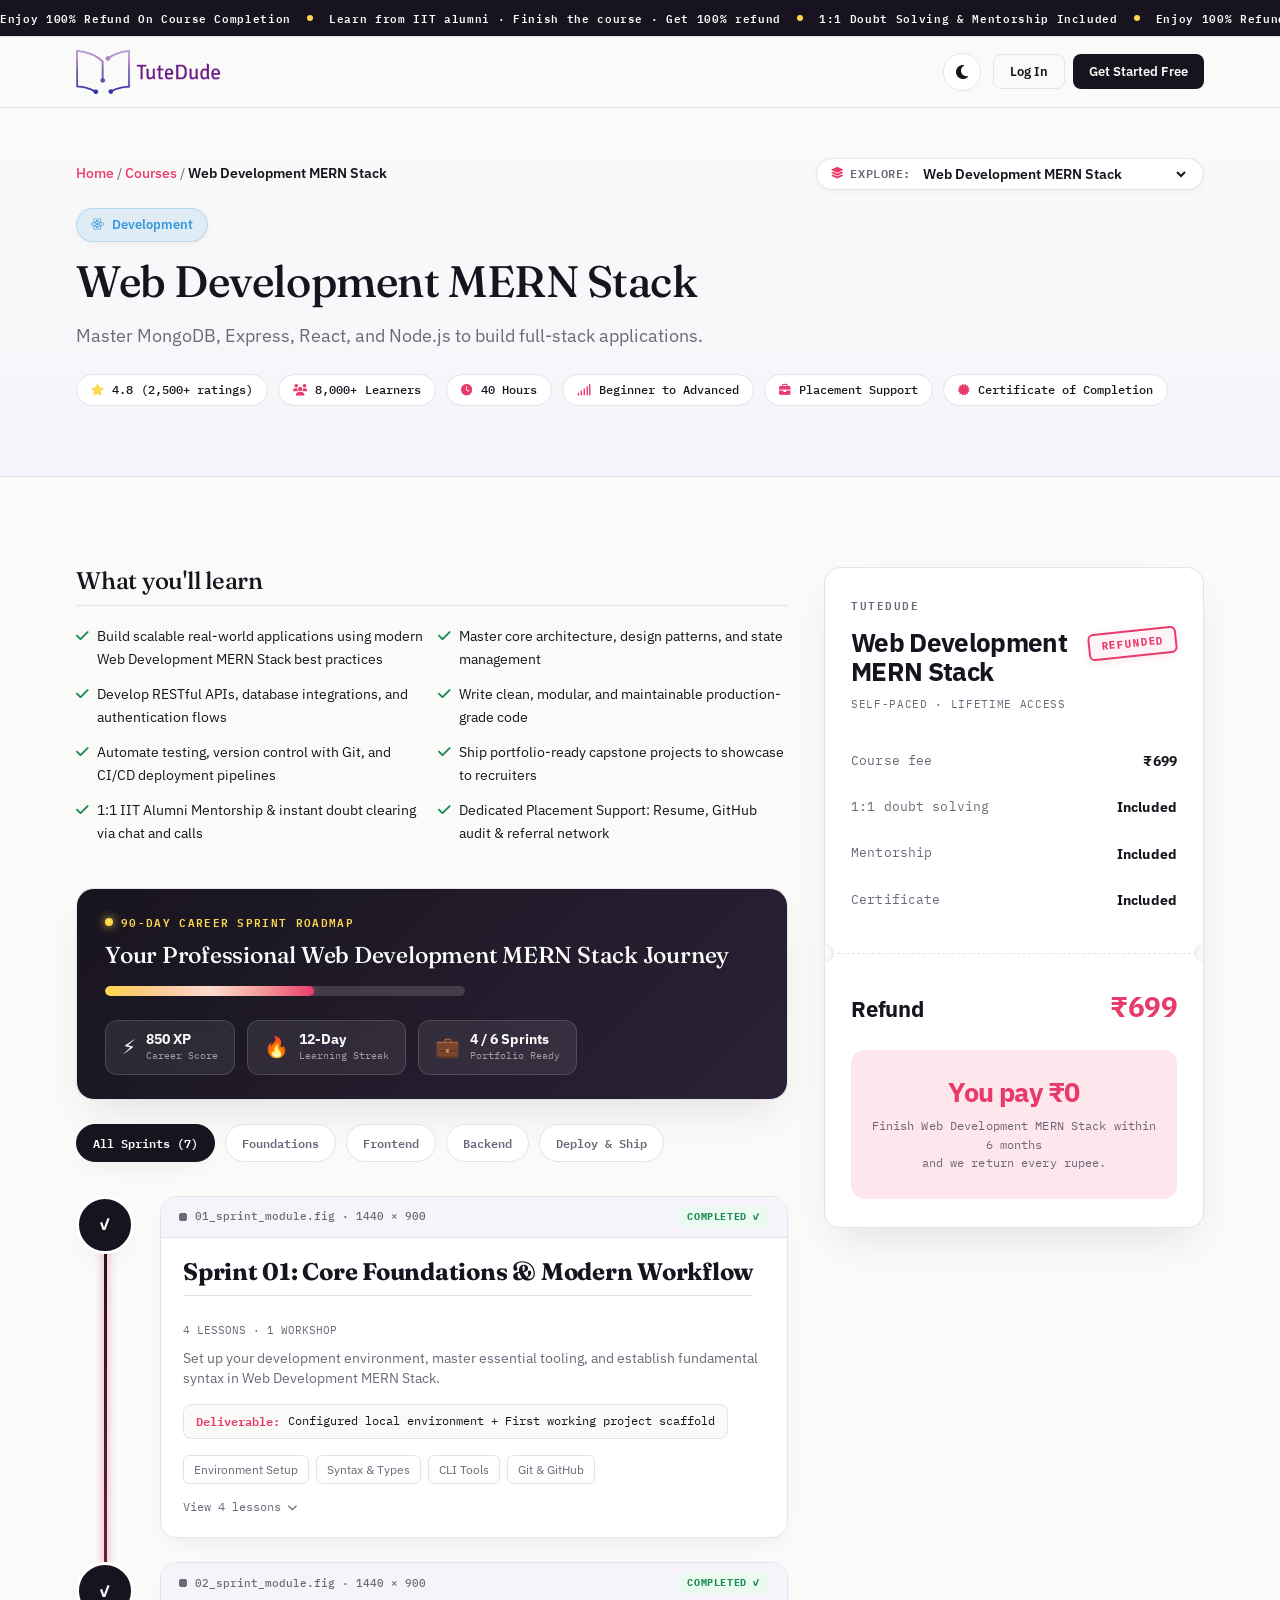
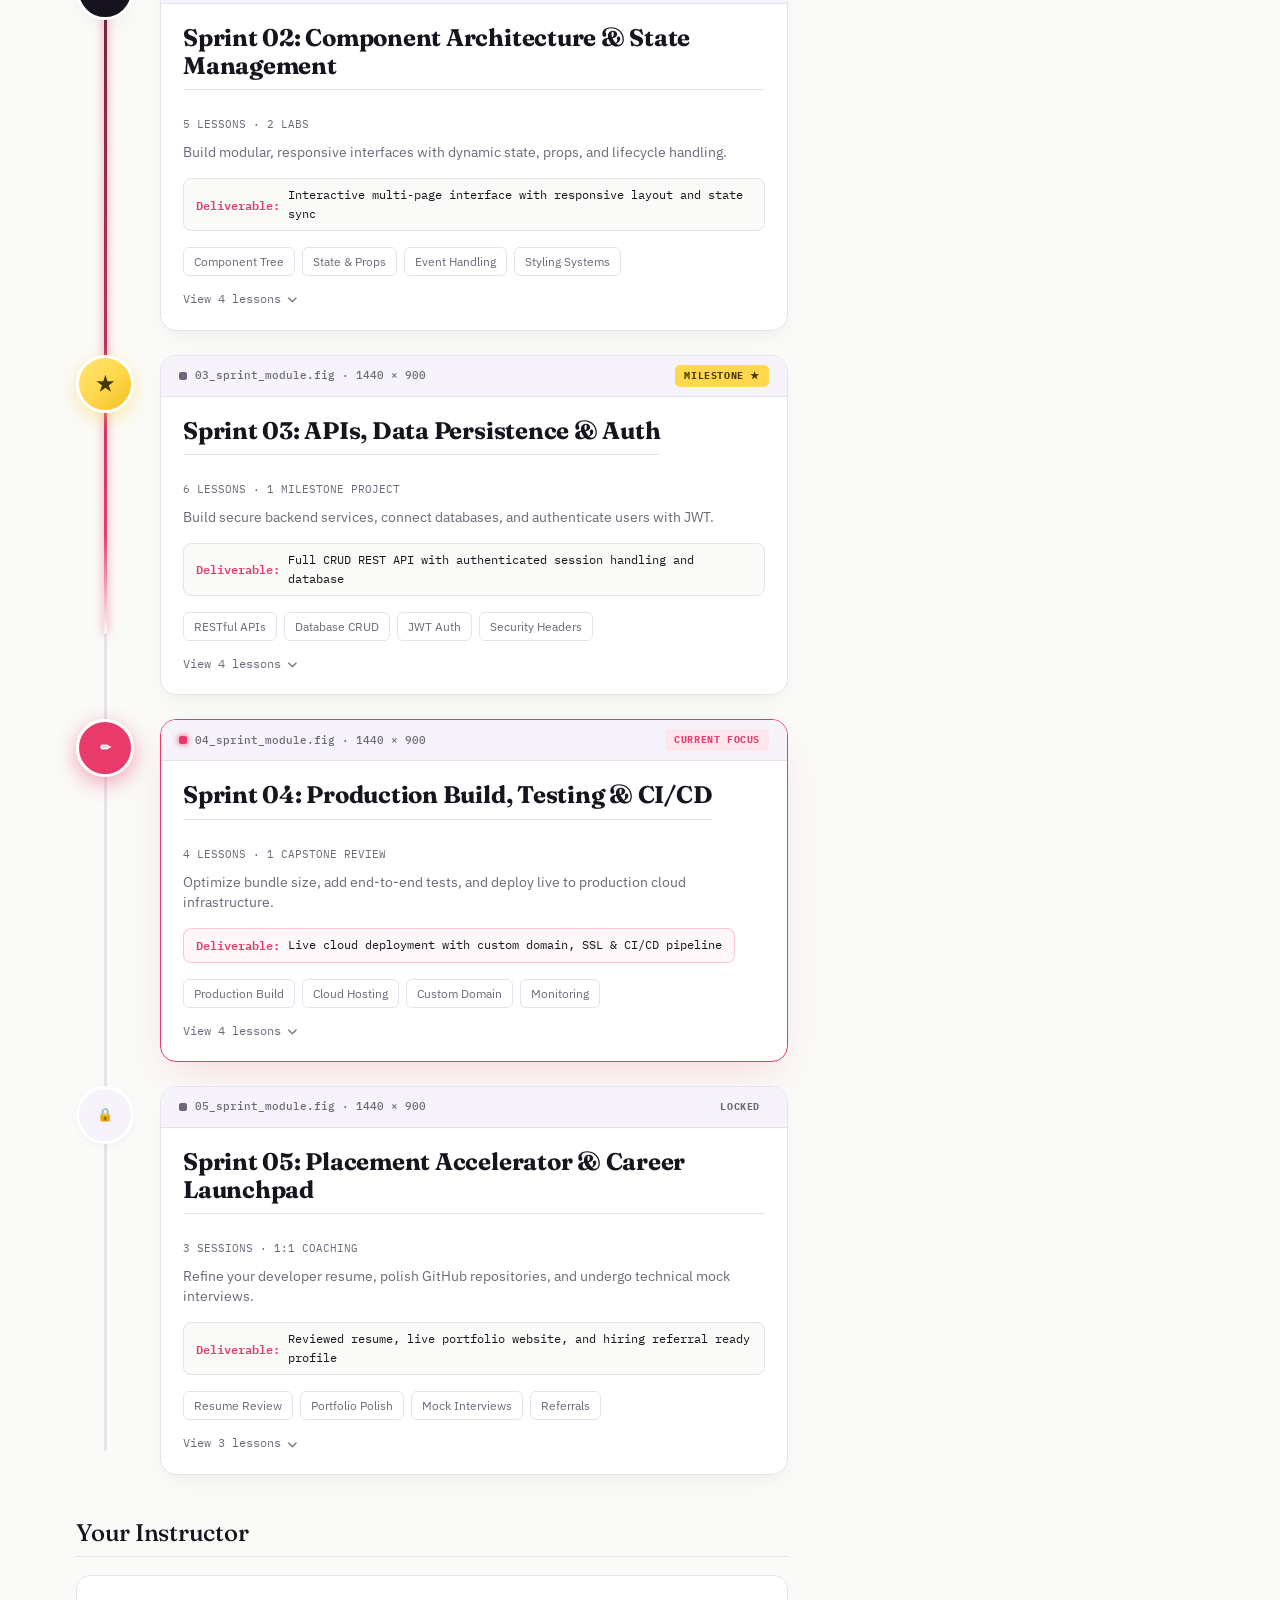
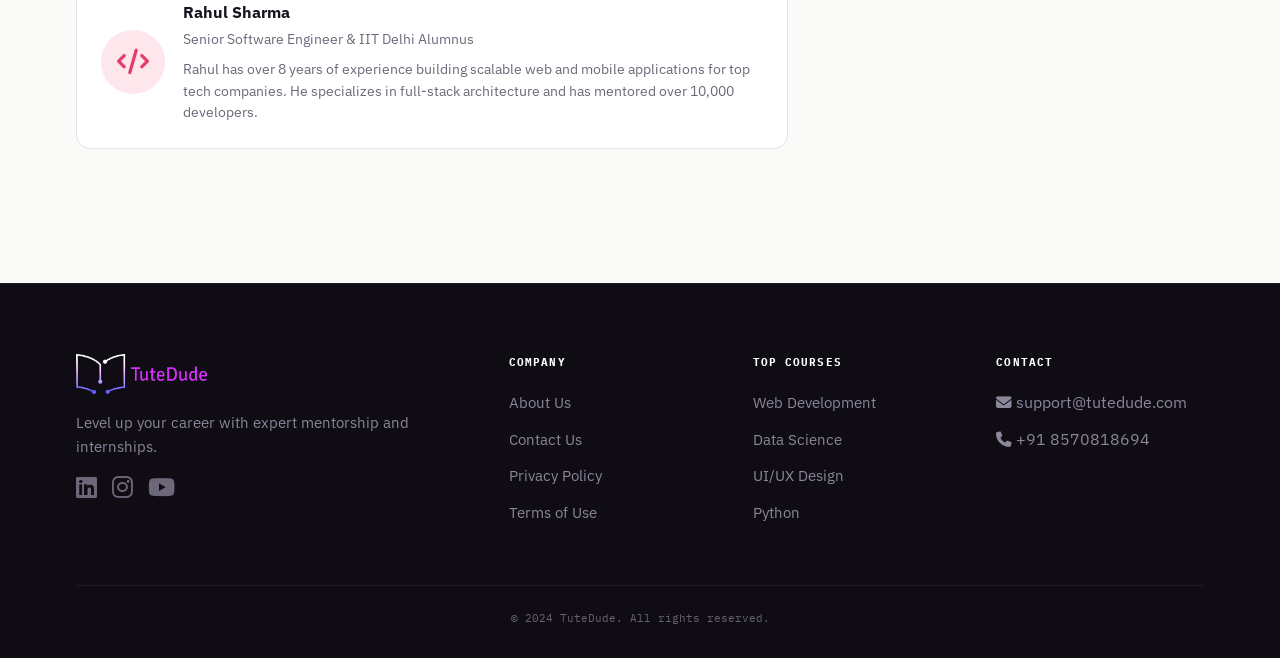
<file: template.html>
<!DOCTYPE html>
<html lang="en">
<head>
    <meta charset="UTF-8">
    <meta name="viewport" content="width=device-width, initial-scale=1.0">
    <title>MERN Stack Development - TuteDude</title>
    <script>
      (function(){
        var r = document.documentElement;
        var t = localStorage.getItem('theme');
        if (!t) t = matchMedia('(prefers-color-scheme: dark)').matches ? 'dark' : 'light';
        if (t === 'dark') r.setAttribute('data-theme','dark');
        r.style.colorScheme = t;
      })();
    </script>
    <link rel="preconnect" href="https://fonts.googleapis.com">
    <link rel="preconnect" href="https://fonts.gstatic.com" crossorigin>
    <link href="https://fonts.googleapis.com/css2?family=Fraunces:ital,opsz,wght@0,9..144,400;0,9..144,500;0,9..144,600;1,9..144,400&family=IBM+Plex+Mono:wght@400;500;600;700&family=IBM+Plex+Sans:wght@400;500;600;700&display=swap" rel="stylesheet">
    <link rel="stylesheet" href="https://cdnjs.cloudflare.com/ajax/libs/font-awesome/6.4.0/css/all.min.css">
    <link rel="stylesheet" href="style.css">
</head>
<body>

    <div class="top-bar">
        <div class="strip-track">
            <div class="strip-content">
                <span>Enjoy 100% Refund On Course Completion</span>
                <span class="strip-dot"></span>
                <span>Learn from IIT alumni · Finish the course · Get 100% refund</span>
                <span class="strip-dot"></span>
                <span>1:1 Doubt Solving &amp; Mentorship Included</span>
                <span class="strip-dot"></span>
            </div>
            <div class="strip-content" aria-hidden="true">
                <span>Enjoy 100% Refund On Course Completion</span>
                <span class="strip-dot"></span>
                <span>Learn from IIT alumni · Finish the course · Get 100% back</span>
                <span class="strip-dot"></span>
                <span>1:1 Doubt Solving &amp; Mentorship Included</span>
                <span class="strip-dot"></span>
            </div>
        </div>
    </div>

    <header>
        <div class="container nav-container">
            <a href="index.html" class="logo" style="gap:0;padding:0;">
                <img src="TD_Logo-1.png" alt="TuteDude" style="height:44px;width:auto;object-fit:contain;display:block;">
            </a>
            <div class="nav-actions">
                <button class="theme-toggle" id="themeToggle" aria-label="Toggle theme"><i class="fa-solid fa-moon"></i></button>
                <div id="authButtons" style="display: flex; gap: 8px;">
                    <button class="btn btn-ghost" id="loginBtn" style="padding: 8px 16px; font-size: 0.8rem; width: auto;">Log In</button>
                    <button class="btn btn-primary" id="signupBtn" style="padding: 8px 16px; font-size: 0.8rem; width: auto;">Get Started Free</button>
                </div>
                <div class="user-profile" id="userProfile">
                    <div class="user-avatar">JD</div>
                    <button class="btn btn-outline" id="logoutBtn" style="padding: 6px 12px; font-size: 0.8rem; width: auto;">Logout</button>
                </div>
            </div>
        </div>
    </header>

    <!-- Course Detail Header -->
    <section class="course-detail-header">
        <div class="container">
            <div class="course-main-info">
                <!-- Breadcrumb & Course Switcher -->
                <div class="breadcrumb-switcher-wrap" style="display: flex; justify-content: space-between; align-items: center; flex-wrap: wrap; gap: 14px; margin-bottom: 18px;">
                    <div style="font-size: 0.85rem; color: var(--ink-soft);">
                        <a href="index.html" style="color: var(--accent); font-weight: 500;">Home</a> /
                        <a href="courses.html" style="color: var(--accent); font-weight: 500;">Courses</a> /
                        <span id="breadcrumbCourseTitle" style="color: var(--ink); font-weight: 600;">MERN Stack</span>
                    </div>

                    <!-- Quick Switcher Dropdown -->
                    <div class="course-switcher-box">
                        <label for="courseSwitcher">
                            <i class="fa-solid fa-layer-group" style="color: var(--accent);"></i> Explore:
                        </label>
                        <select id="courseSwitcher">
                            <option value="">Loading courses...</option>
                        </select>
                    </div>
                </div>

                <!-- Course Category Pill -->
                <div id="courseCategoryBadge" class="course-category-badge">
                    <i class="fa-brands fa-react"></i> <span>Development</span>
                </div>

                <h1 id="courseTitle">MERN Stack Development</h1>
                <p class="course-subtitle" id="courseSubtitle">Master MongoDB, Express, React, and Node.js to build modern, full-stack web applications from scratch.</p>

                <div class="course-badges">
                    <span class="course-badge" id="courseRatingBadge"><i class="fa-solid fa-star" style="color: var(--highlight);"></i> <span id="courseRatingVal">4.8</span> (2,500+ ratings)</span>
                    <span class="course-badge" id="courseEnrolledBadge"><i class="fa-solid fa-users"></i> <span id="courseEnrolledVal">8,000+</span> Learners</span>
                    <span class="course-badge" id="courseHoursBadge"><i class="fa-solid fa-clock"></i> <span id="courseHoursVal">40 Hours</span></span>
                    <span class="course-badge"><i class="fa-solid fa-signal"></i> Beginner to Advanced</span>
                    <span class="course-badge"><i class="fa-solid fa-briefcase" style="color: var(--accent);"></i> Placement Support</span>
                    <span class="course-badge"><i class="fa-solid fa-certificate"></i> Certificate of Completion</span>
                </div>
            </div>
        </div>
    </section>

    <!-- Main Content Layout -->
    <section class="section-padding">
        <div class="container">
            <div class="course-detail-grid">

                <!-- Left Column: Course Content -->
                <div class="course-content-area">

                    <!-- What you'll learn -->
                    <div class="content-section">
                        <h3>What you'll learn</h3>
                        <ul id="learnPointsList" style="display: grid; grid-template-columns: 1fr 1fr; gap: 12px;">
                            <li style="display: flex; gap: 8px; font-size: 0.9rem;"><i class="fa-solid fa-check" style="color: var(--brand-success); margin-top: 5px;"></i> Build full-stack apps with MERN</li>
                            <li style="display: flex; gap: 8px; font-size: 0.9rem;"><i class="fa-solid fa-check" style="color: var(--brand-success); margin-top: 5px;"></i> Master React Hooks &amp; Context API</li>
                            <li style="display: flex; gap: 8px; font-size: 0.9rem;"><i class="fa-solid fa-check" style="color: var(--brand-success); margin-top: 5px;"></i> Create RESTful APIs with Node.js</li>
                            <li style="display: flex; gap: 8px; font-size: 0.9rem;"><i class="fa-solid fa-check" style="color: var(--brand-success); margin-top: 5px;"></i> Manage databases with MongoDB</li>
                            <li style="display: flex; gap: 8px; font-size: 0.9rem;"><i class="fa-solid fa-check" style="color: var(--brand-success); margin-top: 5px;"></i> Implement Authentication &amp; Authorization</li>
                            <li style="display: flex; gap: 8px; font-size: 0.9rem;"><i class="fa-solid fa-check" style="color: var(--brand-success); margin-top: 5px;"></i> Deploy applications to production</li>
                            <li style="display: flex; gap: 8px; font-size: 0.9rem;"><i class="fa-solid fa-check" style="color: var(--brand-success); margin-top: 5px;"></i> Placement Support: Resume, Mock Interviews &amp; Referrals</li>
                        </ul>
                    </div>

                    <!-- Course Curriculum - Interactive Sprint Pipeline -->
                    <div class="content-section" id="curriculum" style="padding:0;background:transparent;border:none;box-shadow:none;">

                        <!-- Career Readiness & Sprint Tracker Dashboard -->
                        <div class="pipeline-dashboard">
                            <div class="pipeline-dashboard-info">
                                <div class="pipeline-kicker" id="pipelineKicker">90-DAY CAREER SPRINT ROADMAP</div>
                                <div class="pipeline-title" id="pipelineTitle">Your Professional Full-Stack Journey</div>
                                <div class="pipeline-meter-wrap">
                                    <div class="pipeline-meter-fill" id="pipelineMeterFill">
                                        <div class="pipeline-meter-sheen"></div>
                                    </div>
                                </div>
                            </div>
                            <div class="pipeline-stats">
                                <div class="pipeline-stat-chip">
                                    <span class="pipeline-stat-icon">⚡</span>
                                    <div>
                                        <b>850 XP</b>
                                        <small>Career Score</small>
                                    </div>
                                </div>
                                <div class="pipeline-stat-chip">
                                    <span class="pipeline-stat-icon">🔥</span>
                                    <div>
                                        <b>12-Day</b>
                                        <small>Learning Streak</small>
                                    </div>
                                </div>
                                <div class="pipeline-stat-chip">
                                    <span class="pipeline-stat-icon">💼</span>
                                    <div>
                                        <b>4 / 6 Sprints</b>
                                        <small>Portfolio Ready</small>
                                    </div>
                                </div>
                            </div>
                        </div>

                        <!-- Category Filters -->
                        <div class="pipeline-filters">
                            <button class="pipeline-filter-btn active" data-category="all">All Sprints (7)</button>
                            <button class="pipeline-filter-btn" data-category="foundation">Foundations</button>
                            <button class="pipeline-filter-btn" data-category="frontend">Frontend</button>
                            <button class="pipeline-filter-btn" data-category="backend">Backend</button>
                            <button class="pipeline-filter-btn" data-category="deploy">Deploy &amp; Ship</button>
                        </div>

                        <!-- Sprint Pipeline Track -->
                        <div class="pipeline-track" id="pipelineTrack">
                            <div class="pipeline-track-laser" id="pipelineLaser"></div>

                            <!-- Sprint 01: Web Foundations (Done) -->
                            <div class="sprint-row" data-category="foundation">
                                <div class="sprint-node done" title="Sprint 01: Web Foundations">
                                    <span class="node-check">✓</span>
                                </div>
                                <div class="sprint-artboard" onclick="toggleArtboardDrawer(this, event)">
                                    <div class="artboard-topbar">
                                        <span class="artboard-filename">01_web_foundations.fig · 1440 × 900</span>
                                        <span class="artboard-status status-done">COMPLETED ✓</span>
                                    </div>
                                    <div class="artboard-body">
                                        <div class="artboard-header-row">
                                            <h3 class="artboard-title">Sprint 01: Web Foundations &amp; Modern Javascript</h3>
                                            <span class="artboard-duration">4 LESSONS · 1 WORKSHOP</span>
                                        </div>
                                        <p class="artboard-desc">Understand how the web works end-to-end, set up your full modern dev environment, and master modern ES6+ JS syntax.</p>
                                        <div class="artboard-deliverable">
                                            <b>Deliverable:</b> Working local dev environment + first responsive web application
                                        </div>
                                        <div class="artboard-chips">
                                            <span class="artboard-chip">HTTP &amp; DNS</span>
                                            <span class="artboard-chip">HTML5 &amp; CSS3</span>
                                            <span class="artboard-chip">Dev Tools</span>
                                            <span class="artboard-chip">ES6+ JavaScript</span>
                                        </div>
                                        <div class="artboard-lessons-toggle">
                                            <span>View 4 lessons</span> <i class="fa-solid fa-chevron-down"></i>
                                        </div>
                                        <div class="artboard-lessons-drawer">
                                            <ul class="artboard-lesson-list">
                                                <li><i class="fa-solid fa-circle-play"></i> How the web works (HTTP, DNS, Browsers)</li>
                                                <li><i class="fa-solid fa-circle-play"></i> Setting up your development environment</li>
                                                <li><i class="fa-solid fa-circle-play"></i> Introduction to HTML5 and CSS3</li>
                                                <li><i class="fa-solid fa-circle-play"></i> JavaScript Fundamentals (ES6+)</li>
                                            </ul>
                                        </div>
                                    </div>
                                </div>
                            </div>

                            <!-- Sprint 02: React Frontend (Done) -->
                            <div class="sprint-row" data-category="frontend">
                                <div class="sprint-node done" title="Sprint 02: Frontend with React">
                                    <span class="node-check">✓</span>
                                </div>
                                <div class="sprint-artboard" onclick="toggleArtboardDrawer(this, event)">
                                    <div class="artboard-topbar">
                                        <span class="artboard-filename">02_react_frontend.fig · 1440 × 900</span>
                                        <span class="artboard-status status-done">COMPLETED ✓</span>
                                    </div>
                                    <div class="artboard-body">
                                        <div class="artboard-header-row">
                                            <h3 class="artboard-title">Sprint 02: Frontend Architecture with React JS</h3>
                                            <span class="artboard-duration">5 LESSONS · 1 SPA PROJECT</span>
                                        </div>
                                        <p class="artboard-desc">Build dynamic, component-based UIs. Master React hooks, reusable UI patterns, routing, and client-side state management.</p>
                                        <div class="artboard-deliverable">
                                            <b>Deliverable:</b> Multi-page React SPA with routing and global state
                                        </div>
                                        <div class="artboard-chips">
                                            <span class="artboard-chip">Components &amp; Props</span>
                                            <span class="artboard-chip">useState &amp; useEffect</span>
                                            <span class="artboard-chip">React Router</span>
                                            <span class="artboard-chip">Context API</span>
                                        </div>
                                        <div class="artboard-lessons-toggle">
                                            <span>View 5 lessons</span> <i class="fa-solid fa-chevron-down"></i>
                                        </div>
                                        <div class="artboard-lessons-drawer">
                                            <ul class="artboard-lesson-list">
                                                <li><i class="fa-solid fa-circle-play"></i> React Components, Props, and State</li>
                                                <li><i class="fa-solid fa-circle-play"></i> Handling Events and Forms</li>
                                                <li><i class="fa-solid fa-circle-play"></i> React Hooks (useState, useEffect)</li>
                                                <li><i class="fa-solid fa-circle-play"></i> Routing with React Router</li>
                                                <li><i class="fa-solid fa-circle-play"></i> State Management with Context API</li>
                                            </ul>
                                        </div>
                                    </div>
                                </div>
                            </div>

                            <!-- Milestone -->
                            <div class="sprint-row" data-category="frontend">
                                <div class="sprint-node milestone" title="Checkpoint Milestone">
                                    🏆
                                </div>
                                <div class="sprint-artboard" onclick="toggleArtboardDrawer(this, event)">
                                    <div class="artboard-topbar">
                                        <span class="artboard-filename">milestone_evaluation.audit · CERTIFIED</span>
                                        <span class="artboard-status status-milestone">MILESTONE UNLOCKED ★</span>
                                    </div>
                                    <div class="artboard-body">
                                        <div class="artboard-header-row">
                                            <h3 class="artboard-title">Checkpoint Milestone: Frontend React Badge &amp; Review</h3>
                                            <span class="artboard-duration">+150 XP AWARDED · 1:1 PEER REVIEW</span>
                                        </div>
                                        <p class="artboard-desc">Submit your React SPA for rigorous mentor evaluation and performance audit. Earn the verified Frontend Developer credential.</p>
                                        <div class="artboard-deliverable">
                                            <b>Achievement:</b> TuteDude Certified Frontend Engineer Checkpoint
                                        </div>
                                        <div class="artboard-chips">
                                            <span class="artboard-chip">Code review session</span>
                                            <span class="artboard-chip">Performance audit</span>
                                            <span class="artboard-chip">1:1 mentor critique</span>
                                        </div>
                                    </div>
                                </div>
                            </div>

                            <!-- Sprint 03: Backend (ACTIVE) -->
                            <div class="sprint-row active-sprint" data-category="backend">
                                <div class="sprint-node active" title="Sprint 03: Backend with Node & Express (Current Sprint)">
                                    03
                                </div>
                                <div class="sprint-artboard" onclick="toggleArtboardDrawer(this, event)">
                                    <!-- Animated Figma Cursor -->
                                    <div class="figma-cursor">
                                        <svg class="figma-cursor-icon" viewBox="0 0 24 24" fill="none">
                                            <path d="M5.65 3.12L19.35 12.35L12.35 13.9L8.6 20.35L5.65 3.12Z" fill="#e83b6b" stroke="#ffffff" stroke-width="1.8" stroke-linejoin="round"/>
                                        </svg>
                                        <span class="figma-cursor-tag">You (In Sprint)</span>
                                        <div class="figma-comment-bubble">💬 JWT auth API &amp; routes approved by mentor!</div>
                                    </div>

                                    <div class="artboard-topbar">
                                        <span class="artboard-filename">03_node_express_active.fig · 1440 × 900</span>
                                        <span class="artboard-status status-active">
                                            <span class="status-active-dot"></span>
                                            CURRENT SPRINT · IN PROGRESS
                                        </span>
                                    </div>
                                    <div class="artboard-body">
                                        <div class="artboard-header-row">
                                            <h3 class="artboard-title">Sprint 03: Backend with Node.js &amp; Express</h3>
                                            <span class="artboard-duration">4 LESSONS · 1 REST API PROJECT</span>
                                        </div>
                                        <p class="artboard-desc">Design and build production-grade REST APIs with structured middleware, error handling pipelines, and secure JWT authentication.</p>
                                        <div class="artboard-deliverable">
                                            <b>Deliverable:</b> Authenticated REST API with full CRUD endpoints
                                        </div>
                                        <div class="artboard-chips">
                                            <span class="artboard-chip">Node.js &amp; NPM</span>
                                            <span class="artboard-chip">Express.js</span>
                                            <span class="artboard-chip">JWT Auth</span>
                                            <span class="artboard-chip">Custom Middleware</span>
                                        </div>
                                        <div class="artboard-lessons-toggle">
                                            <span>View 4 lessons</span> <i class="fa-solid fa-chevron-down"></i>
                                        </div>
                                        <div class="artboard-lessons-drawer">
                                            <ul class="artboard-lesson-list">
                                                <li><i class="fa-solid fa-circle-play"></i> Introduction to Node.js and NPM</li>
                                                <li><i class="fa-solid fa-circle-play"></i> Building RESTful APIs with Express</li>
                                                <li><i class="fa-solid fa-circle-play"></i> Middleware and Error Handling</li>
                                                <li><i class="fa-solid fa-circle-play"></i> Authentication using JWT</li>
                                            </ul>
                                        </div>
                                    </div>
                                </div>
                            </div>

                            <!-- Sprint 04: MongoDB (Locked) -->
                            <div class="sprint-row" data-category="backend">
                                <div class="sprint-node locked" title="Sprint 04: Database with MongoDB (Locked)">
                                    🔒
                                </div>
                                <div class="sprint-artboard" onclick="toggleArtboardDrawer(this, event)">
                                    <div class="artboard-topbar">
                                        <span class="artboard-filename">04_mongodb_schemas.fig · LOCKED</span>
                                        <span class="artboard-status status-locked">UNLOCKS AFTER SPRINT 03</span>
                                    </div>
                                    <div class="artboard-body">
                                        <div class="artboard-header-row">
                                            <h3 class="artboard-title">Sprint 04: Database with MongoDB &amp; Mongoose</h3>
                                            <span class="artboard-duration">3 LESSONS · 1 DATA WORKSHOP</span>
                                        </div>
                                        <p class="artboard-desc">Master NoSQL database design. Build schemas, run indexed queries, and model real-world data with Mongoose ODM.</p>
                                        <div class="artboard-deliverable">
                                            <b>Deliverable:</b> Backend connected to live MongoDB Atlas cluster
                                        </div>
                                        <div class="artboard-chips">
                                            <span class="artboard-chip">MongoDB Atlas</span>
                                            <span class="artboard-chip">Mongoose ORM</span>
                                            <span class="artboard-chip">Data Modeling</span>
                                            <span class="artboard-chip">Aggregation</span>
                                        </div>
                                        <div class="artboard-lessons-toggle">
                                            <span>View 3 lessons</span> <i class="fa-solid fa-chevron-down"></i>
                                        </div>
                                        <div class="artboard-lessons-drawer">
                                            <ul class="artboard-lesson-list">
                                                <li><i class="fa-solid fa-circle-play"></i> Introduction to NoSQL and MongoDB</li>
                                                <li><i class="fa-solid fa-circle-play"></i> Schema Design with Mongoose</li>
                                                <li><i class="fa-solid fa-circle-play"></i> CRUD operations and complex queries</li>
                                            </ul>
                                        </div>
                                    </div>
                                </div>
                            </div>

                            <!-- Sprint 05: Full Stack Integration (Locked) -->
                            <div class="sprint-row" data-category="deploy">
                                <div class="sprint-node locked" title="Sprint 05: Full Stack MERN Integration (Locked)">
                                    🔒
                                </div>
                                <div class="sprint-artboard" onclick="toggleArtboardDrawer(this, event)">
                                    <div class="artboard-topbar">
                                        <span class="artboard-filename">05_mern_integration.fig · LOCKED</span>
                                        <span class="artboard-status status-locked">UNLOCKS AFTER SPRINT 04</span>
                                    </div>
                                    <div class="artboard-body">
                                        <div class="artboard-header-row">
                                            <h3 class="artboard-title">Sprint 05: Full Stack Integration &amp; Real Projects</h3>
                                            <span class="artboard-duration">5 LESSONS · 2 FULL PROJECTS</span>
                                        </div>
                                        <p class="artboard-desc">Connect React with Node, Express, and MongoDB. Implement full auth, state sync, payment gateway, and file uploads.</p>
                                        <div class="artboard-deliverable">
                                            <b>Deliverable:</b> Complete End-to-End MERN Application with live DB
                                        </div>
                                        <div class="artboard-chips">
                                            <span class="artboard-chip">Axios Interceptors</span>
                                            <span class="artboard-chip">State Sync</span>
                                            <span class="artboard-chip">Payment Gateway</span>
                                            <span class="artboard-chip">File Uploads</span>
                                        </div>
                                        <div class="artboard-lessons-toggle">
                                            <span>View 5 lessons</span> <i class="fa-solid fa-chevron-down"></i>
                                        </div>
                                        <div class="artboard-lessons-drawer">
                                            <ul class="artboard-lesson-list">
                                                <li><i class="fa-solid fa-circle-play"></i> Connecting Frontend with Backend APIs</li>
                                                <li><i class="fa-solid fa-circle-play"></i> Global State with Redux / Context</li>
                                                <li><i class="fa-solid fa-circle-play"></i> Image Uploads with Cloudinary / S3</li>
                                                <li><i class="fa-solid fa-circle-play"></i> Payment Integration with Razorpay / Stripe</li>
                                                <li><i class="fa-solid fa-circle-play"></i> End-to-end Testing and Debugging</li>
                                            </ul>
                                        </div>
                                    </div>
                                </div>
                            </div>

                            <!-- Sprint 06: DevOps & Capstone (Locked) -->
                            <div class="sprint-row" data-category="deploy">
                                <div class="sprint-node locked" title="Sprint 06: DevOps & Capstone">
                                    🔒
                                </div>
                                <div class="sprint-artboard" onclick="toggleArtboardDrawer(this, event)">
                                    <div class="artboard-topbar">
                                        <span class="artboard-filename">06_production_deploy.fig · LOCKED</span>
                                        <span class="artboard-status status-locked">FINAL CAPSTONE SPRINT</span>
                                    </div>
                                    <div class="artboard-body">
                                        <div class="artboard-header-row">
                                            <h3 class="artboard-title">Sprint 06: Production Deployment &amp; Capstone</h3>
                                            <span class="artboard-duration">3 LESSONS · 1 PRODUCTION CAPSTONE</span>
                                        </div>
                                        <p class="artboard-desc">Deploy full-stack apps to production with CI/CD pipelines, custom domains, SSL certificates, and security best practices.</p>
                                        <div class="artboard-deliverable">
                                            <b>Deliverable:</b> Live production deployment with custom domain &amp; CI/CD
                                        </div>
                                        <div class="artboard-chips">
                                            <span class="artboard-chip">Render / Vercel</span>
                                            <span class="artboard-chip">Docker Basics</span>
                                            <span class="artboard-chip">CI/CD Pipelines</span>
                                            <span class="artboard-chip">Capstone Review</span>
                                        </div>
                                        <div class="artboard-lessons-toggle">
                                            <span>View 3 lessons</span> <i class="fa-solid fa-chevron-down"></i>
                                        </div>
                                        <div class="artboard-lessons-drawer">
                                            <ul class="artboard-lesson-list">
                                                <li><i class="fa-solid fa-circle-play"></i> Deployment strategies for MERN apps</li>
                                                <li><i class="fa-solid fa-circle-play"></i> Environment variables &amp; secrets management</li>
                                                <li><i class="fa-solid fa-circle-play"></i> Final capstone project build &amp; submission</li>
                                            </ul>
                                        </div>
                                    </div>
                                </div>
                            </div>

                        </div><!-- end pipeline-track -->

                        <!-- Floating Notification Toast -->
                        <div class="pipeline-toast" id="pipelineToast"></div>
                    </div>

                    <!-- Instructor -->
                    <div class="content-section">
                        <h3>Your Instructor</h3>
                        <div class="instructor-card">
                            <div class="instructor-img"><i class="fa-solid fa-user-tie" id="instructorIcon"></i></div>
                            <div>
                                <h4 style="margin-bottom: 4px;" id="instructorName">Rahul Sharma</h4>
                                <p style="font-size: 0.85rem; color: var(--ink-soft);" id="instructorTitle">Senior Software Engineer &amp; IIT Delhi Alumnus</p>
                                <p style="font-size: 0.85rem; color: var(--ink-soft); margin-top: 8px;" id="instructorBio">Rahul has over 8 years of experience building scalable web applications for top tech companies. He specializes in the MERN stack and has mentored over 10,000 students.</p>
                            </div>
                        </div>
                    </div>

                </div>

                <!-- Right Column: Enroll Card — Refund Voucher -->
                <aside class="enroll-sidebar">
                    <div class="voucher-card">

                        <!-- Top half: course + feature rows -->
                        <div class="voucher-top">
                            <span class="voucher-org">TUTEDUDE</span>

                            <div class="voucher-title-row">
                                <h2 class="voucher-title" id="voucherCourseTitle">UI/UX Designing</h2>
                                <span class="voucher-stamp">REFUNDED</span>
                            </div>

                            <p class="voucher-sub" id="voucherCourseSub">SELF-PACED · LIFETIME ACCESS</p>

                            <div class="voucher-rows">
                                <div class="voucher-row">
                                    <span class="v-label">Course fee</span>
                                    <span class="v-value" id="voucherCourseFee">₹699</span>
                                </div>
                                <div class="voucher-row">
                                    <span class="v-label">1:1 doubt solving</span>
                                    <span class="v-value">Included</span>
                                </div>
                                <div class="voucher-row">
                                    <span class="v-label">Mentorship</span>
                                    <span class="v-value">Included</span>
                                </div>
                                <div class="voucher-row">
                                    <span class="v-label">Certificate</span>
                                    <span class="v-value">Included</span>
                                </div>
                            </div>
                        </div>

                        <!-- Perforation divider with side notches -->
                        <div class="voucher-divider">
                            <span class="notch notch-left"></span>
                            <span class="dashed-line"></span>
                            <span class="notch notch-right"></span>
                        </div>

                        <!-- Bottom half: refund total + hero panel -->
                        <div class="voucher-bottom">
                            <div class="voucher-refund-row">
                                <span class="refund-label">Refund</span>
                                <span class="refund-value" id="voucherRefundValue">₹699</span>
                            </div>

                            <div class="voucher-highlight">
                                <div class="voucher-highlight-main">You pay <span id="voucherPayNow">₹0</span></div>
                                <p class="voucher-highlight-sub" id="voucherRefundDesc">
                                    Finish the course within 6 months<br>
                                    and we return every rupee.
                                </p>
                            </div>
                        </div>

                    </div>
                </aside>

            </div>
        </div>
    </section>

    <!-- Footer -->
    <footer>
        <div class="container">
            <div class="footer-grid">
                <div class="footer-brand">
                    <div class="logo" style="margin-bottom:10px;gap:0;padding:0;">
                        <img src="TD_Logo-1.png" alt="TuteDude" style="height:40px;width:auto;object-fit:contain;display:block;">
                    </div>
                    <p>Level up your career with expert mentorship and internships.</p>
                    <div style="display: flex; gap: 15px; margin-top: 15px;">
                        <a href="#"><i class="fa-brands fa-linkedin" style="font-size: 1.5rem; color: var(--text-grey);"></i></a>
                        <a href="#"><i class="fa-brands fa-instagram" style="font-size: 1.5rem; color: var(--text-grey);"></i></a>
                        <a href="#"><i class="fa-brands fa-youtube" style="font-size: 1.5rem; color: var(--text-grey);"></i></a>
                    </div>
                </div>
                <div class="footer-links"><h4>Company</h4><ul><li><a href="#">About Us</a></li><li><a href="#">Contact Us</a></li><li><a href="#">Privacy Policy</a></li><li><a href="#">Terms of Use</a></li></ul></div>
                <div class="footer-links"><h4>Top Courses</h4><ul><li><a href="#">Web Development</a></li><li><a href="#">Data Science</a></li><li><a href="#">UI/UX Design</a></li><li><a href="#">Python</a></li></ul></div>
                <div class="footer-links"><h4>Contact</h4><ul><li><i class="fa-solid fa-envelope"></i> support@tutedude.com</li><li><i class="fa-solid fa-phone"></i> +91 8570818694</li></ul></div>
            </div>
            <div class="footer-bottom">&copy; 2024 TuteDude. All rights reserved.</div>
        </div>
    </footer>

    <!-- Login Modal -->
    <div class="modal-overlay" id="loginModal">
        <div class="modal-content">
            <button class="modal-close" id="modalClose"><i class="fa-solid fa-xmark"></i></button>
            <h2>Welcome Back</h2>
            <form id="loginForm">
                <div class="form-group"><label>Email</label><input type="email" placeholder="you@example.com" required></div>
                <div class="form-group"><label>Password</label><input type="password" placeholder="••••••••" required></div>
                <button type="submit" class="btn btn-primary">Log In</button>
            </form>
        </div>
    </div>

    <script src="script.js"></script>
    <script src="template-loader.js"></script>

    <!-- Pipeline Drawer, Filter & Cursor logic -->
    <script>
    function toggleArtboardDrawer(artboard, e) {
        if (e.target.closest('.artboard-chip')) return;
        artboard.classList.toggle('open');

        var cursor = document.querySelector('.figma-cursor');
        if (cursor && !artboard.contains(cursor)) {
            artboard.prepend(cursor);
            cursor.style.display = 'flex';
            var tag = cursor.querySelector('.figma-cursor-tag');
            if (tag) tag.textContent = 'You (Inspecting)';
        }
    }

    (function(){
        var filterBtns = document.querySelectorAll('.pipeline-filter-btn');
        var sprintRows = document.querySelectorAll('.sprint-row');
        var laser = document.getElementById('pipelineLaser');

        filterBtns.forEach(function(btn){
            btn.addEventListener('click', function(){
                filterBtns.forEach(function(b){ b.classList.remove('active'); });
                btn.classList.add('active');

                var cat = btn.getAttribute('data-category');
                sprintRows.forEach(function(row){
                    if (cat === 'all' || row.getAttribute('data-category') === cat) {
                        row.classList.remove('hidden');
                    } else {
                        row.classList.add('hidden');
                    }
                });

                if (laser) {
                    laser.style.display = (cat === 'all') ? 'block' : 'none';
                }
            });
        });

        var toast = document.getElementById('pipelineToast');
        var toastTimer = null;
        function showToast(html) {
            if (!toast) return;
            toast.innerHTML = html;
            toast.classList.add('show');
            clearTimeout(toastTimer);
            toastTimer = setTimeout(function(){ toast.classList.remove('show'); }, 2600);
        }

        document.querySelectorAll('.sprint-node').forEach(function(node){
            node.addEventListener('click', function(e){
                e.stopPropagation();
                if (node.classList.contains('milestone')) {
                    showToast('🏆 <b>Milestone Cleared:</b> Frontend React Badge &amp; +150 XP Achieved!');
                } else if (node.classList.contains('done')) {
                    showToast('✓ <b>Sprint Verified:</b> Lessons completed &amp; deliverables approved.');
                } else if (node.classList.contains('active')) {
                    showToast('✏️ <b>Current Focus:</b> Sprint 03 · Backend REST API in progress!');
                } else if (node.classList.contains('locked')) {
                    showToast('🔒 <b>Sprint Locked:</b> Complete Sprint 03 Backend to unlock.');
                }
            });
        });

        var meterFill = document.getElementById('pipelineMeterFill');
        if (meterFill && 'IntersectionObserver' in window) {
            meterFill.style.width = '0%';
            var obs = new IntersectionObserver(function(entries){
                entries.forEach(function(entry){
                    if (entry.isIntersecting) {
                        meterFill.style.width = '58%';
                        obs.disconnect();
                    }
                });
            }, { threshold: 0.15 });
            var sec = document.getElementById('curriculum');
            if (sec) obs.observe(sec);
        }
    })();
    </script>

    <!-- Curriculum accordion (course-level) -->
    <script>
        document.addEventListener('DOMContentLoaded', () => {
            const curriculumItems = document.querySelectorAll('.curriculum-item');
            curriculumItems.forEach(item => {
                const header = item.querySelector('.curriculum-header');
                if (!header) return;
                header.addEventListener('click', () => {
                    curriculumItems.forEach(other => {
                        if (other !== item) other.classList.remove('active');
                    });
                    item.classList.toggle('active');
                });
            });
        });
    </script>
</body>
</html>
</file>
<file: style.css>
/* ============================================================
   TUTEDUDE UNIFIED DESIGN SYSTEM
   Editorial Elegance · Modern Precision · Vibrant Accent
   ============================================================ */

@import url('https://fonts.googleapis.com/css2?family=Fraunces:ital,opsz,wght@0,9..144,400;0,9..144,500;0,9..144,600;1,9..144,400&family=IBM+Plex+Mono:wght@400;500;600;700&family=IBM+Plex+Sans:wght@400;500;600;700&display=swap');

/* ---------- DESIGN TOKENS ---------- */
:root {
    color-scheme: light;

    /* Main Palette */
    --ink: #18141f;
    --ink-soft: #6d6879;
    --canvas: #fafaf8;
    --panel: #ffffff;
    --line: #e6e2ec;
    --accent: #e83b6b;
    --accent-soft: #fde6ec;
    --accent-hover: #d22858;
    --highlight: #ffd84d;
    --highlight-ink: #463a04;

    /* Featured column in comparison table — stays dark in both themes */
    --thead-feature-bg: #18141f;
    --thead-feature-fg: #ffffff;

    /* Secondary accents */
    --green: #1b8a4f;
    --green-soft: #eafaf1;
    --red: #c94b4b;

    /* Typography */
    --serif: 'Fraunces', Georgia, serif;
    --sans: 'IBM Plex Sans', system-ui, -apple-system, sans-serif;
    --mono: 'IBM Plex Mono', ui-monospace, monospace;

    /* Backwards-compatible aliases */
    --brand-primary: var(--ink);
    --brand-primary-light: #f4f1f8;
    --brand-primary-hover: #2b2438;
    --brand-accent: var(--accent);
    --brand-accent-hover: var(--accent-hover);
    --brand-success: var(--green);
    --brand-success-bg: var(--green-soft);

    --text-primary: var(--ink);
    --text-dark: var(--ink);
    --text-grey: var(--ink-soft);
    --bg-main: var(--canvas);
    --bg-light: #f6f4fa;
    --bg-card: var(--panel);
    --border-color: var(--line);

    /* Radius & Shadows */
    --radius-sm: 8px;
    --radius-md: 14px;
    --radius-lg: 18px;
    --shadow-sm: 0 2px 6px rgba(24, 20, 31, 0.04);
    --shadow-md: 0 10px 25px -10px rgba(24, 20, 31, 0.08);
    --shadow-lg: 0 20px 45px -15px rgba(24, 20, 31, 0.12);

    --h1-size: 2.5rem;
    --h2-size: 2rem;
    --h3-size: 1.3rem;
    --body-size: 15.5px;
    --small-size: 0.85rem;
    --section-padding: 80px 0;
    --container-padding: 24px;
    --transition: all 0.2s cubic-bezier(0.16, 1, 0.3, 1);
}

[data-theme="dark"] {
    color-scheme: dark;

    --ink: #f2eff7;
    --ink-soft: #9c96aa;
    --canvas: #0f0c14;
    --panel: #18141f;
    --line: #2b2538;
    --accent: #e83b6b;
    --accent-soft: rgba(232, 59, 107, 0.15);
    --accent-hover: #f25280;
    --highlight: #ffd84d;
    --highlight-ink: #ffffff;

    --thead-feature-bg: #2b2538;
    --thead-feature-fg: #f2eff7;

    --brand-primary: #f2eff7;
    --brand-primary-light: #221a2c;
    --brand-primary-hover: #ffffff;

    --text-dark: #f2eff7;
    --text-grey: #9c96aa;
    --bg-main: #0f0c14;
    --bg-light: #1a1527;
    --bg-card: #18141f;
    --border-color: #2b2538;
    --brand-success-bg: #142a1e;
    --brand-success: #4caf50;

    --shadow-sm: 0 2px 6px rgba(0, 0, 0, 0.3);
    --shadow-md: 0 10px 25px -10px rgba(0, 0, 0, 0.45);
    --shadow-lg: 0 20px 45px -15px rgba(0, 0, 0, 0.55);
}

/* =========================================
   RESETS & BASE
   ========================================= */
* { margin: 0; padding: 0; box-sizing: border-box; -webkit-tap-highlight-color: transparent; }
html { scroll-behavior: smooth; }
body {
    font-family: var(--sans);
    background-color: var(--canvas);
    color: var(--ink);
    font-size: var(--body-size);
    line-height: 1.6;
    transition: background-color 0.3s, color 0.3s;
    overflow-x: hidden;
    -webkit-font-smoothing: antialiased;
}

h1, h2, h3 {
    font-family: var(--serif);
    color: var(--ink);
    line-height: 1.15;
    letter-spacing: -0.01em;
    font-weight: 500;
}
h1 { font-size: var(--h1-size); margin-bottom: 16px; }
h2 { font-size: var(--h2-size); margin-bottom: 14px; }
h3 { font-size: var(--h3-size); margin-bottom: 8px; }
h4, h5, h6 { font-family: var(--sans); font-weight: 700; color: var(--ink); }
a { text-decoration: none; color: inherit; transition: var(--transition); }
ul { list-style: none; }
img { max-width: 100%; }

.container { width: 100%; padding: 0 var(--container-padding); margin: 0 auto; max-width: 1200px; }
.section-padding { padding: var(--section-padding); }
.section-header { text-align: center; margin-bottom: 48px; max-width: 680px; margin-left: auto; margin-right: auto; }
.section-header h2 { margin-bottom: 12px; }
.section-header p { color: var(--ink-soft); font-size: 16px; }

/* =========================================
   BUTTONS
   ========================================= */
.btn {
    display: inline-flex;
    align-items: center;
    justify-content: center;
    padding: 12px 24px;
    border-radius: var(--radius-sm);
    font-weight: 600;
    font-family: var(--sans);
    cursor: pointer;
    border: none;
    transition: var(--transition);
    gap: 8px;
    font-size: 14.5px;
    text-align: center;
}
.btn-primary {
    background-color: var(--ink);
    color: var(--canvas);
}
.btn-primary:hover {
    background-color: var(--accent);
    color: #ffffff;
    transform: translateY(-2px);
    box-shadow: 0 6px 18px rgba(232, 59, 107, 0.3);
}
.btn-secondary { background-color: var(--accent); color: #ffffff; }
.btn-secondary:hover {
    background-color: var(--accent-hover);
    transform: translateY(-2px);
    box-shadow: 0 6px 18px rgba(232, 59, 107, 0.35);
}
.btn-outline {
    background-color: transparent;
    color: var(--ink);
    border: 1.5px solid var(--line);
}
.btn-outline:hover {
    border-color: var(--ink);
    background-color: var(--panel);
    transform: translateY(-2px);
}
.btn-ghost {
    background-color: transparent;
    color: var(--ink);
    border: 1px solid var(--line);
}
.btn-ghost:hover {
    background-color: var(--bg-light);
    border-color: var(--ink-soft);
}

/* =========================================
   TOP MARQUEE STRIP
   ========================================= */
.top-bar {
    background-color: var(--ink);
    color: var(--canvas);
    padding: 9px 0;
    font-family: var(--mono);
    font-size: 11px;
    font-weight: 600;
    letter-spacing: 0.06em;
    overflow: hidden;
    white-space: nowrap;
    position: relative;
    border-bottom: 1px solid var(--line);
}
.strip-track {
    display: flex;
    width: max-content;
    animation: stripRun 28s linear infinite;
}
.top-bar:hover .strip-track { animation-play-state: paused; }
@keyframes stripRun {
    0% { transform: translateX(0); }
    100% { transform: translateX(-50%); }
}
.strip-content { display: flex; align-items: center; gap: 16px; padding-right: 16px; }
.strip-dot {
    width: 6px; height: 6px;
    border-radius: 50%;
    background-color: var(--highlight);
    display: inline-block;
}

/* =========================================
   HEADER & NAVIGATION
   ========================================= */
header {
    background-color: color-mix(in srgb, var(--canvas) 88%, transparent);
    backdrop-filter: blur(14px);
    -webkit-backdrop-filter: blur(14px);
    border-bottom: 1px solid var(--line);
    position: sticky;
    top: 0;
    z-index: 1000;
}
.nav-container {
    display: flex;
    justify-content: space-between;
    align-items: center;
    height: 70px;
}
.logo {
    display: flex;
    align-items: center;
    gap: 10px;
    font-family: var(--serif);
    font-weight: 600;
    font-size: 1.55rem;
    color: var(--ink);
    letter-spacing: -0.01em;
}
.logo i { color: var(--accent); font-size: 1.4rem; }
.logo img { transition: filter 0.3s ease; }
[data-theme="dark"] .logo img { filter: brightness(2) saturate(0.9); }

.nav-actions { display: flex; align-items: center; gap: 12px; }
.theme-toggle {
    background: var(--panel);
    border: 1px solid var(--line);
    color: var(--ink);
    font-size: 1rem;
    cursor: pointer;
    width: 38px; height: 38px;
    border-radius: 50%;
    display: flex;
    align-items: center;
    justify-content: center;
    transition: var(--transition);
}
.theme-toggle:hover { border-color: var(--ink); transform: rotate(15deg); }
#authButtons { display: flex; gap: 8px; }
.user-profile { display: none; align-items: center; gap: 10px; cursor: pointer; }
.user-avatar {
    width: 36px; height: 36px;
    border-radius: 50%;
    background-color: var(--accent-soft);
    color: var(--accent);
    display: flex;
    align-items: center;
    justify-content: center;
    font-family: var(--mono);
    font-weight: 700;
    font-size: 0.85rem;
}

/* =========================================
   HERO SECTION
   ========================================= */
.hero {
    padding: 60px 0 80px;
    background: linear-gradient(180deg, var(--canvas) 0%, var(--bg-light) 100%);
    position: relative;
}
.hero-badge {
    display: inline-flex;
    align-items: center;
    gap: 8px;
    background-color: var(--accent-soft);
    border: 1px solid color-mix(in srgb, var(--accent) 20%, transparent);
    padding: 5px 14px;
    border-radius: 999px;
    font-family: var(--mono);
    font-size: 11px;
    font-weight: 600;
    color: var(--accent);
    margin-bottom: 22px;
    letter-spacing: 0.08em;
    text-transform: uppercase;
}
.hero h1 {
    font-size: clamp(32px, 4.4vw, 54px);
    margin-bottom: 18px;
    color: var(--ink);
    line-height: 1.08;
}
.hero h1 span { color: var(--accent); font-style: italic; }
.hero-subtext {
    font-size: 1.15rem;
    color: var(--ink-soft);
    margin-bottom: 34px;
    max-width: 580px;
}

/* =========================================
   REFUND PROMISE BOX (HOME HERO)
   ========================================= */
.refund-promise-box {
    background-color: var(--panel);
    border: 1px solid var(--line);
    border-radius: var(--radius-lg);
    padding: 32px 28px;
    margin-bottom: 34px;
    box-shadow: var(--shadow-lg);
    position: relative;
}
.refund-promise-box h3 {
    color: var(--ink);
    font-family: var(--serif);
    font-size: 1.6rem;
    margin-bottom: 22px;
    display: flex;
    align-items: center;
    gap: 12px;
}
.refund-promise-box h3 i { color: var(--accent); font-size: 1.5rem; }
.refund-steps { display: flex; flex-direction: column; gap: 14px; }
.refund-step {
    display: flex;
    align-items: flex-start;
    gap: 16px;
    background-color: var(--canvas);
    padding: 16px 18px;
    border-radius: var(--radius-md);
    border: 1px solid var(--line);
    transition: var(--transition);
}
.refund-step:hover { transform: translateX(4px); border-color: var(--ink-soft); }
.refund-step .step-icon {
    background-color: var(--ink);
    color: var(--canvas);
    width: 32px; height: 32px;
    border-radius: 50%;
    display: flex;
    align-items: center;
    justify-content: center;
    font-family: var(--mono);
    font-size: 12px;
    font-weight: 700;
    flex-shrink: 0;
    margin-top: 2px;
}
.refund-step:last-child .step-icon {
    background-color: var(--accent);
    color: #fff;
    box-shadow: 0 0 10px color-mix(in srgb, var(--accent) 50%, transparent);
}
.refund-step p { font-size: 0.95rem; color: var(--ink-soft); line-height: 1.5; margin: 0; }
.refund-step strong { color: var(--ink); font-weight: 600; }

.hero-cta-group { display: flex; gap: 14px; margin-bottom: 28px; flex-wrap: wrap; }
.hero-trust {
    display: flex;
    align-items: center;
    gap: 10px;
    font-size: 0.9rem;
    color: var(--ink-soft);
    flex-wrap: wrap;
}
.hero-trust .stars { color: var(--highlight); letter-spacing: 2px; }

.hero-visual { position: relative; border-radius: var(--radius-lg); }
.hero-visual img {
    width: 100%;
    border-radius: var(--radius-lg);
    box-shadow: var(--shadow-lg);
    object-fit: cover;
    height: 360px;
    border: 1px solid var(--line);
}
.floating-card {
    background-color: var(--panel);
    border-radius: var(--radius-md);
    padding: 16px 20px;
    box-shadow: var(--shadow-lg);
    border: 1px solid var(--line);
    display: flex;
    align-items: center;
    gap: 14px;
    position: absolute;
    bottom: -18px;
    left: -18px;
}
.floating-card i { color: var(--accent); font-size: 1.5rem; }
.floating-card span { font-family: var(--serif); font-weight: 600; font-size: 1.1rem; color: var(--ink); }

/* =========================================
   STATS BAR
   ========================================= */
.stats-bar {
    background-color: var(--ink);
    color: var(--canvas);
    padding: 36px 0;
    border-top: 1px solid var(--line);
    border-bottom: 1px solid var(--line);
}
.stats-grid { display: grid; grid-template-columns: repeat(2, 1fr); gap: 24px; text-align: center; }
.stat-item h3 {
    font-family: var(--serif);
    font-size: 2.4rem;
    color: var(--canvas);
    margin-bottom: 4px;
    font-weight: 500;
}
.stat-item p {
    font-family: var(--mono);
    font-size: 11px;
    color: color-mix(in srgb, var(--canvas) 70%, transparent);
    text-transform: uppercase;
    letter-spacing: 0.1em;
}

/* =========================================
   SEARCH & FILTER
   ========================================= */
.search-filter { display: flex; flex-direction: column; gap: 18px; margin-bottom: 36px; }
.search-bar {
    width: 100%;
    position: relative;
    max-width: 600px;
    margin: 0 auto;
}
.search-bar input {
    width: 100%;
    padding: 14px 22px;
    padding-right: 52px;
    border-radius: 999px;
    border: 1px solid var(--line);
    background-color: var(--panel);
    color: var(--ink);
    font-family: var(--sans);
    font-size: 15px;
    outline: none;
    transition: var(--transition);
}
.search-bar input:focus {
    border-color: var(--accent);
    box-shadow: 0 0 0 3px var(--accent-soft);
}
.search-bar button {
    position: absolute;
    right: 7px; top: 50%;
    transform: translateY(-50%);
    background-color: var(--ink);
    color: var(--canvas);
    border: none;
    width: 38px; height: 38px;
    border-radius: 50%;
    cursor: pointer;
    transition: var(--transition);
}
.search-bar button:hover { background-color: var(--accent); color: #fff; }

.filter-tabs {
    display: flex;
    gap: 10px;
    overflow-x: auto;
    padding-bottom: 8px;
    justify-content: center;
    scrollbar-width: none;
}
.filter-tabs::-webkit-scrollbar { display: none; }
.filter-tab {
    padding: 8px 18px;
    border-radius: 999px;
    border: 1px solid var(--line);
    background: var(--panel);
    color: var(--ink-soft);
    font-family: var(--mono);
    font-size: 12px;
    font-weight: 600;
    cursor: pointer;
    white-space: nowrap;
    transition: var(--transition);
}
.filter-tab.active, .filter-tab:hover {
    background-color: var(--ink);
    color: var(--canvas);
    border-color: var(--ink);
}

/* =========================================
   COURSE CARDS (HOME)
   ========================================= */
.courses-grid { display: grid; grid-template-columns: 1fr; gap: 22px; }
.course-card {
    background-color: var(--panel);
    border: 1px solid var(--line);
    border-radius: var(--radius-md);
    padding: 24px;
    display: flex;
    flex-direction: column;
    transition: var(--transition);
    box-shadow: var(--shadow-sm);
    position: relative;
}
.course-card:hover {
    transform: translateY(-4px);
    box-shadow: var(--shadow-lg);
    border-color: var(--ink-soft);
}
.course-icon {
    width: 50px; height: 50px;
    background-color: var(--accent-soft);
    border-radius: 12px;
    display: flex;
    align-items: center;
    justify-content: center;
    font-size: 1.4rem;
    color: var(--accent);
    margin-bottom: 18px;
}
.course-card h4 { font-size: 1.15rem; margin-bottom: 8px; line-height: 1.3; }
.course-card p {
    font-size: 0.9rem;
    color: var(--ink-soft);
    margin-bottom: 18px;
    flex-grow: 1;
    line-height: 1.5;
}
.course-meta {
    display: flex;
    gap: 14px;
    font-family: var(--mono);
    font-size: 11px;
    color: var(--ink-soft);
    margin-bottom: 18px;
}
.course-footer {
    display: flex;
    justify-content: space-between;
    align-items: center;
    border-top: 1px dashed var(--line);
    padding-top: 16px;
    margin-top: auto;
}
.course-price {
    font-family: var(--serif);
    font-weight: 600;
    font-size: 1.3rem;
    color: var(--ink);
}
.course-price span {
    font-family: var(--sans);
    font-size: 0.85rem;
    color: var(--ink-soft);
    text-decoration: line-through;
    font-weight: 400;
    margin-left: 6px;
}

/* =========================================
   COMBO PACKS
   ========================================= */
.combo-section {
    background-color: var(--ink);
    color: var(--canvas);
    padding: 80px 0;
}
.combo-section .section-header h2 { color: var(--canvas); }
.combo-section .section-header p { color: color-mix(in srgb, var(--canvas) 70%, transparent); }
.combo-grid { display: grid; grid-template-columns: 1fr; gap: 22px; }
.combo-card {
    background-color: var(--panel);
    color: var(--ink);
    border-radius: var(--radius-md);
    overflow: hidden;
    border: 1px solid var(--line);
    transition: var(--transition);
}
.combo-card:hover {
    transform: translateY(-4px);
    box-shadow: var(--shadow-lg);
}
.combo-header {
    padding: 24px;
    border-bottom: 1px solid var(--line);
    position: relative;
}
.combo-badge {
    position: absolute;
    top: 22px; right: 22px;
    background-color: var(--highlight);
    color: var(--highlight-ink);
    padding: 4px 10px;
    border-radius: 6px;
    font-family: var(--mono);
    font-size: 11px;
    font-weight: 700;
}
.combo-header h3 { font-size: 1.25rem; margin-bottom: 4px; color: var(--ink); }
.combo-header p { font-family: var(--mono); font-size: 11.5px; color: var(--ink-soft); margin: 0; }
.combo-body { padding: 24px; }
.combo-features { display: flex; flex-wrap: wrap; gap: 8px; margin-bottom: 20px; }
.combo-features span {
    background-color: var(--canvas);
    padding: 5px 12px;
    border-radius: 6px;
    font-size: 12px;
    color: var(--ink);
    border: 1px solid var(--line);
}
.combo-footer {
    display: flex;
    justify-content: space-between;
    align-items: center;
    border-top: 1px dashed var(--line);
    padding-top: 18px;
}

/* =========================================
   VALUE PROPS
   ========================================= */
.value-grid { display: grid; grid-template-columns: 1fr; gap: 22px; }
.value-card {
    background-color: var(--panel);
    border: 1px solid var(--line);
    border-radius: var(--radius-md);
    padding: 28px;
    text-align: left;
    transition: var(--transition);
}
.value-card:hover {
    border-color: var(--ink-soft);
    transform: translateY(-2px);
    box-shadow: var(--shadow-md);
}
.value-card i {
    font-size: 2rem;
    color: var(--accent);
    margin-bottom: 18px;
    display: block;
}
.value-card h4 {
    font-family: var(--serif);
    font-size: 1.25rem;
    font-weight: 500;
    margin-bottom: 8px;
    color: var(--ink);
}
.value-card p { font-size: 0.92rem; color: var(--ink-soft); line-height: 1.5; }

/* =========================================
   COMPARISON TABLE
   ========================================= */
.table-responsive {
    overflow-x: auto;
    margin-top: 24px;
    border-radius: var(--radius-md);
    border: 1px solid var(--line);
    background-color: var(--panel);
    box-shadow: var(--shadow-sm);
}
table { width: 100%; border-collapse: collapse; min-width: 540px; }
th, td {
    padding: 16px 20px;
    text-align: center;
    border-bottom: 1px solid var(--line);
    font-size: 14px;
    color: var(--ink);
}
th {
    background-color: var(--bg-light);
    font-family: var(--mono);
    font-size: 11px;
    font-weight: 600;
    color: var(--ink-soft);
    text-transform: uppercase;
    letter-spacing: 0.06em;
}
td:first-child, th:first-child { text-align: left; font-weight: 500; color: var(--ink); }

/* Featured column — explicit colors that stay readable in both themes */
.table-responsive table th.th-featured {
    background-color: var(--thead-feature-bg);
    color: var(--thead-feature-fg);
}
.table-responsive table th.th-featured i { color: var(--accent); }

.check-icon { color: var(--accent); font-size: 1.2rem; }
.cross-icon { color: var(--ink-soft); font-size: 1.1rem; }

tbody tr { background-color: var(--panel); transition: background-color 0.15s; }
tbody tr:hover { background-color: var(--bg-light); }

/* =========================================
   TESTIMONIALS
   ========================================= */
.testimonials-grid { display: flex; flex-direction: column; gap: 22px; }
.testimonial-card {
    background-color: var(--panel);
    border: 1px solid var(--line);
    border-radius: var(--radius-md);
    padding: 28px;
    transition: var(--transition);
}
.testimonial-card:hover {
    border-color: var(--ink-soft);
    transform: translateY(-2px);
    box-shadow: var(--shadow-md);
}
.testimonial-header { display: flex; align-items: center; gap: 14px; margin-bottom: 16px; }
.testimonial-avatar {
    width: 44px; height: 44px;
    border-radius: 50%;
    background-color: var(--accent-soft);
    color: var(--accent);
    display: flex;
    align-items: center;
    justify-content: center;
    font-family: var(--mono);
    font-weight: 700;
    font-size: 0.95rem;
}
.testimonial-info h5 { font-size: 1.05rem; margin-bottom: 2px; color: var(--ink); }
.testimonial-info .stars { color: var(--highlight); font-size: 0.8rem; letter-spacing: 1px; }
.testimonial-text {
    font-family: var(--serif);
    font-size: 1.05rem;
    color: var(--ink);
    font-style: italic;
    line-height: 1.55;
}

/* =========================================
   FAQ
   ========================================= */
.faq-container { max-width: 820px; margin: 0 auto; }
.faq-item { border-top: 1px solid var(--line); overflow: hidden; background: transparent; }
.faq-item:last-child { border-bottom: 1px solid var(--line); }
.faq-question {
    padding: 22px 0;
    display: flex;
    justify-content: space-between;
    align-items: center;
    cursor: pointer;
    font-weight: 600;
    font-family: var(--sans);
    font-size: 16px;
    color: var(--ink);
}
.faq-question i { transition: transform 0.2s ease; color: var(--ink-soft); font-size: 0.9rem; }
.faq-answer {
    padding: 0 0 20px 0;
    max-height: 0;
    overflow: hidden;
    transition: max-height 0.3s ease, padding 0.3s ease;
    color: var(--ink-soft);
    font-size: 15px;
    line-height: 1.6;
}
.faq-item.active .faq-answer { max-height: 300px; }
.faq-item.active .faq-question i { transform: rotate(45deg); color: var(--accent); }

/* =========================================
   FOOTER
   ========================================= */
footer {
    background-color: #0f0c14;
    color: #8b869a;
    border-top: 1px solid #1f1b29;
    padding: 70px 0 30px;
}
.footer-grid {
    display: flex;
    flex-direction: column;
    gap: 36px;
    margin-bottom: 48px;
}
.footer-brand .logo { color: #ffffff; }
.footer-brand p { color: #8b869a; font-size: 0.95rem; margin: 16px 0; max-width: 340px; }
.footer-brand img { filter: brightness(2); }
.footer-links h4 {
    font-family: var(--mono);
    font-size: 11px;
    letter-spacing: 0.1em;
    text-transform: uppercase;
    color: #ffffff;
    margin-bottom: 18px;
}
.footer-links ul li { margin-bottom: 12px; }
.footer-links ul li a { color: #8b869a; font-size: 0.92rem; transition: color 0.2s; }
.footer-links ul li a:hover { color: #ffffff; }
.footer-bottom {
    text-align: center;
    padding-top: 24px;
    border-top: 1px solid #1f1b29;
    color: #666174;
    font-family: var(--mono);
    font-size: 11px;
}

/* =========================================
   MODAL
   ========================================= */
.modal-overlay {
    position: fixed;
    inset: 0;
    background-color: rgba(15, 12, 20, 0.6);
    display: none;
    justify-content: center;
    align-items: center;
    z-index: 2000;
    backdrop-filter: blur(6px);
}
.modal-overlay.active { display: flex; }
.modal-content {
    background-color: var(--panel);
    padding: 36px 30px;
    border-radius: var(--radius-lg);
    width: 90%;
    max-width: 440px;
    box-shadow: var(--shadow-lg);
    border: 1px solid var(--line);
    position: relative;
    animation: modalPop 0.22s cubic-bezier(0.16, 1, 0.3, 1);
}
@keyframes modalPop {
    from { opacity: 0; transform: scale(0.95); }
    to { opacity: 1; transform: scale(1); }
}
.modal-close {
    position: absolute;
    top: 18px; right: 18px;
    background: none;
    border: none;
    font-size: 1.4rem;
    color: var(--ink-soft);
    cursor: pointer;
}
.modal-content h2 { margin-bottom: 24px; text-align: center; font-size: 1.6rem; }
.form-group { margin-bottom: 20px; }
.form-group label {
    display: block;
    margin-bottom: 8px;
    font-family: var(--mono);
    font-size: 11.5px;
    font-weight: 600;
    color: var(--ink);
}
.form-group input {
    width: 100%;
    padding: 12px 16px;
    border: 1px solid var(--line);
    border-radius: var(--radius-sm);
    background-color: var(--canvas);
    color: var(--ink);
    font-family: var(--sans);
    font-size: 14.5px;
    outline: none;
}
.form-group input:focus {
    border-color: var(--accent);
    box-shadow: 0 0 0 3px var(--accent-soft);
}

/* =========================================
   COURSES PAGE
   ========================================= */
.category-header {
    padding: 44px 0;
    background: linear-gradient(180deg, var(--canvas) 0%, var(--bg-light) 100%);
    border-bottom: 1px solid var(--line);
}
.category-header h1 { margin-bottom: 10px; }
.category-header p { color: var(--ink-soft); margin-bottom: 20px; font-size: 16px; }
.category-stats {
    display: flex;
    gap: 22px;
    font-family: var(--mono);
    font-size: 12px;
    font-weight: 600;
    flex-wrap: wrap;
    color: var(--ink);
}
.category-stats span { display: flex; align-items: center; gap: 8px; }
.category-stats i { color: var(--accent); }

.filter-section {
    background-color: var(--panel);
    padding: 22px;
    border-radius: var(--radius-md);
    border: 1px solid var(--line);
    margin-bottom: 30px;
    display: flex;
    flex-direction: column;
    gap: 16px;
}
.course-count { font-family: var(--mono); font-size: 12px; color: var(--ink-soft); font-weight: 600; }
.course-tag {
    display: inline-block;
    background-color: var(--accent-soft);
    color: var(--accent);
    padding: 4px 10px;
    border-radius: 6px;
    font-family: var(--mono);
    font-size: 10px;
    font-weight: 700;
    margin-bottom: 10px;
    letter-spacing: 0.06em;
    text-transform: uppercase;
}
.refund-badge {
    display: inline-flex;
    align-items: center;
    gap: 6px;
    background-color: var(--green-soft);
    color: var(--green);
    padding: 4px 10px;
    border-radius: 6px;
    font-family: var(--mono);
    font-size: 11px;
    font-weight: 700;
    margin-bottom: 14px;
    border: 1px solid color-mix(in srgb, var(--green) 20%, transparent);
}
[data-theme="dark"] .refund-badge {
    background-color: var(--brand-success-bg);
    color: var(--brand-success);
}

.courses-layout { display: flex; flex-direction: column; gap: 30px; }
.sidebar-filters {
    display: none;
    background-color: var(--panel);
    padding: 24px;
    border-radius: var(--radius-md);
    border: 1px solid var(--line);
    height: fit-content;
}
.sidebar-filters h3 {
    font-family: var(--mono);
    font-size: 11px;
    letter-spacing: 0.1em;
    text-transform: uppercase;
    margin-bottom: 18px;
    padding-bottom: 10px;
    border-bottom: 1px solid var(--line);
    color: var(--ink);
}
.sidebar-filters ul li { margin-bottom: 10px; }
.sidebar-filters ul li a {
    display: flex;
    justify-content: space-between;
    color: var(--ink-soft);
    font-size: 14px;
    padding: 6px 0;
    transition: var(--transition);
}
.sidebar-filters ul li a:hover,
.sidebar-filters ul li a.active { color: var(--accent); font-weight: 600; }
.sidebar-filters ul li a span {
    background-color: var(--canvas);
    padding: 2px 8px;
    border-radius: 6px;
    font-family: var(--mono);
    font-size: 11px;
    border: 1px solid var(--line);
}

.courses-list-grid { display: grid; grid-template-columns: 1fr; gap: 22px; flex: 1; }
.course-list-card {
    background-color: var(--panel);
    border: 1px solid var(--line);
    border-radius: var(--radius-md);
    overflow: hidden;
    display: flex;
    flex-direction: column;
    transition: var(--transition);
}
.course-list-card:hover {
    transform: translateY(-4px);
    box-shadow: var(--shadow-lg);
    border-color: var(--ink-soft);
}
.course-list-card-img {
    height: 130px;
    background-color: var(--accent-soft);
    display: flex;
    align-items: center;
    justify-content: center;
    font-size: 2.4rem;
    color: var(--accent);
    border-bottom: 1px solid var(--line);
}
.course-list-card-body {
    padding: 22px;
    display: flex;
    flex-direction: column;
    flex-grow: 1;
}
.course-list-card-body h4 { font-size: 1.1rem; margin-bottom: 6px; line-height: 1.3; }
.course-list-card-body p {
    font-size: 0.88rem;
    color: var(--ink-soft);
    margin-bottom: 14px;
    flex-grow: 1;
    line-height: 1.5;
}
.course-list-card-footer {
    display: flex;
    justify-content: space-between;
    align-items: center;
    margin-top: auto;
    padding-top: 14px;
    border-top: 1px dashed var(--line);
}
.course-price-tag { font-family: var(--serif); font-weight: 600; font-size: 1.2rem; color: var(--ink); }
.course-price-tag span {
    font-family: var(--sans);
    font-size: 0.85rem;
    color: var(--ink-soft);
    text-decoration: line-through;
    font-weight: 400;
    margin-left: 5px;
}

/* =========================================
   COURSE DETAIL PAGE (TEMPLATE)
   ========================================= */
.course-detail-header {
    background: linear-gradient(180deg, var(--canvas) 0%, var(--bg-light) 100%);
    padding: 50px 0;
    border-bottom: 1px solid var(--line);
}
.course-detail-grid { display: flex; flex-direction: column; gap: 36px; }
.course-main-info h1 {
    font-size: clamp(28px, 3.8vw, 44px);
    margin-bottom: 14px;
    color: var(--ink);
}
.course-subtitle {
    font-size: 1.15rem;
    color: var(--ink-soft);
    margin-bottom: 24px;
    max-width: 700px;
}
.course-badges { display: flex; flex-wrap: wrap; gap: 10px; margin-bottom: 20px; }
.course-badge {
    background-color: var(--panel);
    border: 1px solid var(--line);
    padding: 6px 14px;
    border-radius: 999px;
    font-family: var(--mono);
    font-size: 11.5px;
    font-weight: 500;
    display: flex;
    align-items: center;
    gap: 8px;
    color: var(--ink);
}
.course-badge i { color: var(--accent); }

.course-switcher-box {
    display: flex;
    align-items: center;
    gap: 8px;
    background: var(--panel);
    border: 1px solid var(--line);
    padding: 5px 14px;
    border-radius: 999px;
    box-shadow: var(--shadow-sm);
}
.course-switcher-box label {
    font-size: 0.72rem;
    font-family: var(--mono);
    color: var(--ink-soft);
    font-weight: 600;
    text-transform: uppercase;
    letter-spacing: 0.05em;
    display: flex;
    align-items: center;
    gap: 6px;
    cursor: pointer;
    user-select: none;
}
.course-switcher-box select {
    border: none;
    background: transparent;
    font-family: var(--sans);
    font-size: 0.85rem;
    font-weight: 600;
    color: var(--ink);
    outline: none;
    cursor: pointer;
    padding-right: 6px;
    max-width: 270px;
}
.course-switcher-box select option { background: var(--panel); color: var(--ink); }

.content-section { margin-bottom: 44px; }
.content-section h3 {
    font-size: 1.5rem;
    margin-bottom: 18px;
    padding-bottom: 10px;
    border-bottom: 1px solid var(--line);
}

.instructor-card {
    display: flex;
    align-items: center;
    gap: 18px;
    background-color: var(--panel);
    padding: 24px;
    border-radius: var(--radius-md);
    border: 1px solid var(--line);
}
.instructor-img {
    width: 64px; height: 64px;
    border-radius: 50%;
    background-color: var(--accent-soft);
    color: var(--accent);
    display: flex;
    align-items: center;
    justify-content: center;
    font-size: 1.6rem;
    flex-shrink: 0;
}

.course-category-badge {
    --badge-color: #3498db;
    display: inline-flex;
    align-items: center;
    gap: 8px;
    padding: 6px 14px;
    border-radius: 20px;
    font-weight: 600;
    font-size: 0.8rem;
    margin-bottom: 14px;
    background-color: color-mix(in srgb, var(--badge-color) 12%, transparent);
    color: var(--badge-color);
    border: 1px solid color-mix(in srgb, var(--badge-color) 25%, transparent);
    box-shadow: 0 2px 6px rgba(0, 0, 0, 0.04);
    transition: background-color 0.3s ease, color 0.3s ease;
}
[data-theme="dark"] .course-category-badge {
    background-color: color-mix(in srgb, var(--badge-color) 20%, transparent);
    color: color-mix(in srgb, var(--badge-color) 85%, #fff);
    border-color: color-mix(in srgb, var(--badge-color) 35%, transparent);
}

/* =========================================
   ENROLL CARD — REFUND VOUCHER
   ========================================= */
.enroll-sidebar {
    align-self: start;
    position: sticky;
    top: 90px;
}

.voucher-card {
    background-color: var(--panel);
    border: 1px solid var(--line);
    border-radius: 16px;
    box-shadow: var(--shadow-lg);
    overflow: hidden;
    position: relative;
    font-family: var(--sans);
}

/* ---------- Top half ---------- */
.voucher-top {
    padding: 28px 26px 22px;
    overflow: visible;
}

.voucher-org {
    display: block;
    font-family: var(--mono);
    font-size: 11px;
    font-weight: 600;
    letter-spacing: 0.14em;
    color: var(--ink-soft);
    text-transform: uppercase;
    margin-bottom: 14px;
}

.voucher-title-row {
    display: flex;
    justify-content: space-between;
    align-items: flex-start;
    gap: 14px;
    margin-bottom: 10px;
    flex-wrap: nowrap;
}

/* Higher specificity so the global h2 serif rule doesn't win */
.voucher-card .voucher-title,
.voucher-card h2.voucher-title {
    font-family: var(--sans);
    font-weight: 700;
    font-size: 1.65rem;
    line-height: 1.1;
    color: var(--ink);
    letter-spacing: -0.025em;
    margin: 0;
    padding: 0;
    flex: 1 1 auto;
    min-width: 0;
    max-width: none;
    word-break: break-word;
}

/* Refunded stamp */
.voucher-stamp {
    display: inline-block;
    transform: rotate(-6deg);
    border: 2px solid var(--accent);
    border-radius: 6px;
    padding: 5px 11px;
    font-family: var(--mono);
    font-size: 11px;
    font-weight: 700;
    letter-spacing: 0.08em;
    color: var(--accent);
    background: color-mix(in srgb, var(--accent) 6%, transparent);
    box-shadow: 0 2px 8px color-mix(in srgb, var(--accent) 12%, transparent);
    white-space: nowrap;
    flex: 0 0 auto;
    align-self: flex-start;
    margin-top: 2px;
    line-height: 1.2;
}

.voucher-sub {
    font-family: var(--mono);
    font-size: 11px;
    letter-spacing: 0.06em;
    color: var(--ink-soft);
    text-transform: uppercase;
    margin: 0 0 26px;
}

/* Feature rows */
.voucher-rows {
    display: flex;
    flex-direction: column;
    gap: 4px;
}

.voucher-row {
    display: flex;
    justify-content: space-between;
    align-items: center;
    padding: 10px 0;
}

.v-label {
    font-family: var(--mono);
    font-size: 13px;
    color: var(--ink-soft);
    letter-spacing: 0.01em;
}

.v-value {
    font-size: 14px;
    font-weight: 700;
    color: var(--ink);
    letter-spacing: 0.01em;
}

/* ---------- Perforation divider ---------- */
.voucher-divider {
    position: relative;
    height: 20px;
    display: flex;
    align-items: center;
    margin: 0;
}

.dashed-line {
    flex: 1;
    border-top: 1.5px dashed var(--line);
    margin: 0 12px;
}

.notch {
    width: 18px;
    height: 18px;
    border-radius: 50%;
    background-color: var(--canvas);
    position: absolute;
    top: 50%;
    transform: translateY(-50%);
    z-index: 2;
}
.notch-left {
    left: -9px;
    border-right: 1px solid var(--line);
    box-shadow: inset -2px 0 3px rgba(24, 20, 31, 0.04);
}
.notch-right {
    right: -9px;
    border-left: 1px solid var(--line);
    box-shadow: inset 2px 0 3px rgba(24, 20, 31, 0.04);
}

[data-theme="dark"] .notch {
    box-shadow: none;
}

/* ---------- Bottom half ---------- */
.voucher-bottom {
    padding: 22px 26px 28px;
}

.voucher-refund-row {
    display: flex;
    justify-content: space-between;
    align-items: baseline;
    margin-bottom: 20px;
}

.refund-label {
    font-family: var(--sans);
    font-weight: 700;
    font-size: 1.35rem;
    color: var(--ink);
    letter-spacing: -0.01em;
}

.refund-value {
    font-family: var(--sans);
    font-weight: 800;
    font-size: 1.75rem;
    color: var(--accent);
    letter-spacing: -0.02em;
}

/* Highlight panel */
.voucher-highlight {
    background-color: var(--accent-soft);
    border-radius: 14px;
    padding: 26px 20px;
    text-align: center;
}

.voucher-highlight-main {
    font-family: var(--sans);
    font-weight: 800;
    font-size: 1.7rem;
    color: var(--accent);
    letter-spacing: -0.02em;
    line-height: 1.15;
    margin-bottom: 10px;
}

.voucher-highlight-sub {
    font-family: var(--mono);
    font-size: 11.5px;
    line-height: 1.6;
    color: var(--ink-soft);
    margin: 0;
    letter-spacing: 0.01em;
}

/* Mobile */
@media (max-width: 1023px) {
    .enroll-sidebar {
        position: static;
    }
}

@media (max-width: 767px) {
    .voucher-top { padding: 22px 20px 18px; }
    .voucher-bottom { padding: 18px 20px 22px; }
    .voucher-card .voucher-title,
    .voucher-card h2.voucher-title { font-size: 1.45rem; }
    .voucher-highlight-main { font-size: 1.45rem; }
    .refund-value { font-size: 1.5rem; }
}

/* ============================================================
   CURRICULUM PIPELINE
   ============================================================ */
.pipeline-dashboard {
    background: linear-gradient(135deg, var(--ink) 0%, #2a2236 100%);
    color: var(--canvas);
    border-radius: var(--radius-lg);
    padding: 24px 28px;
    margin-bottom: 32px;
    border: 1px solid var(--line);
    box-shadow: var(--shadow-lg);
    display: flex;
    justify-content: space-between;
    align-items: center;
    gap: 24px;
    flex-wrap: wrap;
}
[data-theme="dark"] .pipeline-dashboard {
    background: linear-gradient(135deg, #1c1727 0%, #2a2236 100%);
    color: #f2f0f6;
}
.pipeline-dashboard-info { flex: 1; min-width: 260px; }
.pipeline-kicker {
    font-family: var(--mono);
    font-size: 11px;
    font-weight: 600;
    letter-spacing: 0.12em;
    color: var(--highlight);
    margin-bottom: 6px;
    display: flex;
    align-items: center;
    gap: 8px;
}
.pipeline-kicker::before {
    content: "";
    display: inline-block;
    width: 8px; height: 8px;
    border-radius: 50%;
    background: var(--highlight);
    box-shadow: 0 0 10px var(--highlight);
    animation: pipelineRadar 2s ease-in-out infinite;
}
@keyframes pipelineRadar {
    0%, 100% { opacity: 1; transform: scale(1); }
    50% { opacity: 0.4; transform: scale(0.75); }
}
.pipeline-title {
    font-family: var(--serif);
    font-size: 23px;
    font-weight: 500;
    color: var(--canvas);
    margin-bottom: 12px;
    letter-spacing: -0.01em;
}
[data-theme="dark"] .pipeline-title { color: #f2f0f6; }
.pipeline-meter-wrap {
    background: color-mix(in srgb, var(--canvas) 15%, transparent);
    border-radius: 999px;
    height: 10px;
    width: 100%;
    max-width: 360px;
    overflow: hidden;
    position: relative;
}
.pipeline-meter-fill {
    height: 100%;
    border-radius: 999px;
    background: linear-gradient(90deg, var(--highlight) 0%, var(--accent) 100%);
    position: relative;
    width: 58%;
    box-shadow: 0 0 12px color-mix(in srgb, var(--accent) 60%, transparent);
    transition: width 1s cubic-bezier(0.34, 1.56, 0.64, 1);
}
.pipeline-meter-sheen {
    position: absolute;
    inset: 0;
    background: linear-gradient(90deg, transparent 0%, rgba(255, 255, 255, 0.7) 50%, transparent 100%);
    animation: meterSheen 2.5s infinite;
}
@keyframes meterSheen {
    0% { transform: translateX(-100%); }
    100% { transform: translateX(200%); }
}
.pipeline-stats { display: flex; align-items: center; gap: 12px; flex-wrap: wrap; }
.pipeline-stat-chip {
    display: flex;
    align-items: center;
    gap: 10px;
    background: color-mix(in srgb, var(--canvas) 8%, transparent);
    border: 1px solid color-mix(in srgb, var(--canvas) 14%, transparent);
    border-radius: 12px;
    padding: 10px 16px;
    backdrop-filter: blur(8px);
}
.pipeline-stat-icon { font-size: 20px; }
.pipeline-stat-chip b {
    display: block;
    font-family: var(--sans);
    font-size: 14px;
    color: var(--canvas);
    font-weight: 700;
    line-height: 1.2;
}
[data-theme="dark"] .pipeline-stat-chip b { color: #fff; }
.pipeline-stat-chip small {
    display: block;
    font-family: var(--mono);
    font-size: 10px;
    color: color-mix(in srgb, var(--canvas) 55%, transparent);
}
[data-theme="dark"] .pipeline-stat-chip small { color: #b9b4c4; }

.pipeline-filters { display: flex; gap: 10px; margin-bottom: 34px; flex-wrap: wrap; }
.pipeline-filter-btn {
    background: var(--panel);
    border: 1px solid var(--line);
    color: var(--ink-soft);
    font-family: var(--mono);
    font-size: 12px;
    font-weight: 600;
    padding: 8px 16px;
    border-radius: 999px;
    cursor: pointer;
    transition: all 0.2s ease;
}
.pipeline-filter-btn:hover {
    border-color: var(--ink);
    color: var(--ink);
    transform: translateY(-1px);
}
.pipeline-filter-btn.active {
    background: var(--ink);
    color: var(--canvas);
    border-color: var(--ink);
    box-shadow: var(--shadow-md);
}

.pipeline-track {
    position: relative;
    display: flex;
    flex-direction: column;
    gap: 24px;
    max-width: 960px;
    margin: 0 auto;
}
.pipeline-track::before {
    content: "";
    position: absolute;
    left: 28px; top: 24px; bottom: 24px;
    width: 3px;
    background: var(--line);
    border-radius: 2px;
    z-index: 0;
}
.pipeline-track-laser {
    position: absolute;
    left: 28px; top: 24px;
    height: 54%;
    width: 3px;
    background: linear-gradient(180deg, var(--ink) 0%, var(--accent) 90%, var(--canvas) 100%);
    box-shadow: 0 0 8px color-mix(in srgb, var(--accent) 70%, transparent);
    border-radius: 2px;
    z-index: 1;
}

.sprint-row {
    display: flex;
    align-items: flex-start;
    gap: 26px;
    position: relative;
    z-index: 2;
    transition: opacity 0.25s ease, transform 0.25s ease;
}
.sprint-row.hidden { display: none; }

.sprint-node {
    width: 58px; height: 58px;
    border-radius: 50%;
    flex-shrink: 0;
    display: flex;
    align-items: center;
    justify-content: center;
    font-family: var(--mono);
    font-size: 13px;
    font-weight: 700;
    position: relative;
    transition: transform 0.2s cubic-bezier(0.34, 1.56, 0.64, 1), box-shadow 0.2s;
    cursor: pointer;
    user-select: none;
    border: 3px solid var(--panel);
}
.sprint-node:hover { transform: scale(1.1); }
.sprint-node.done {
    background: var(--ink);
    color: var(--canvas);
    box-shadow: var(--shadow-md);
}
.sprint-node.done .node-check { font-size: 16px; }
.sprint-node.active {
    background: var(--accent);
    color: #fff;
    box-shadow: 0 6px 20px color-mix(in srgb, var(--accent) 45%, transparent);
    animation: activeNodePulse 2.4s ease-in-out infinite;
}
@keyframes activeNodePulse {
    0%, 100% { box-shadow: 0 6px 20px color-mix(in srgb, var(--accent) 45%, transparent), 0 0 0 0 color-mix(in srgb, var(--accent) 35%, transparent); }
    50% { box-shadow: 0 6px 20px color-mix(in srgb, var(--accent) 45%, transparent), 0 0 0 10px transparent; }
}
.sprint-node.milestone {
    background: linear-gradient(135deg, #ffe570 0%, var(--highlight) 50%, #f4c022 100%);
    color: var(--highlight-ink);
    font-size: 20px;
    box-shadow: 0 6px 18px color-mix(in srgb, var(--highlight) 45%, transparent);
    animation: milestoneBob 3s ease-in-out infinite;
}
@keyframes milestoneBob {
    0%, 100% { transform: translateY(0); }
    50% { transform: translateY(-3px); }
}
.sprint-node.locked {
    background: var(--bg-light);
    color: var(--ink-soft);
    box-shadow: var(--shadow-sm);
}
.sprint-node.locked:hover { background: var(--line); }

.sprint-artboard {
    flex: 1;
    background: var(--panel);
    border: 1px solid var(--line);
    border-radius: 16px;
    overflow: hidden;
    box-shadow: var(--shadow-md);
    transition: border-color 0.2s, box-shadow 0.2s, transform 0.2s cubic-bezier(0.16, 1, 0.3, 1);
    position: relative;
}
.sprint-artboard:hover {
    border-color: var(--ink-soft);
    box-shadow: var(--shadow-lg);
    transform: translateY(-2px);
}
.sprint-row.active-sprint .sprint-artboard {
    border: 1.5px solid var(--accent);
    box-shadow: 0 18px 44px -14px color-mix(in srgb, var(--accent) 20%, transparent);
}

.artboard-topbar {
    background: var(--bg-light);
    border-bottom: 1px solid var(--line);
    padding: 9px 18px;
    display: flex;
    justify-content: space-between;
    align-items: center;
    font-family: var(--mono);
    font-size: 11px;
}
.artboard-filename {
    color: var(--ink-soft);
    display: flex;
    align-items: center;
    gap: 8px;
    font-weight: 500;
}
.artboard-filename::before {
    content: "";
    display: inline-block;
    width: 8px; height: 8px;
    border-radius: 2px;
    background: var(--ink-soft);
}
.sprint-row.active-sprint .artboard-filename::before {
    background: var(--accent);
    box-shadow: 0 0 6px var(--accent);
}
.artboard-status {
    font-weight: 700;
    letter-spacing: 0.06em;
    padding: 3px 9px;
    border-radius: 5px;
    font-size: 10px;
}
.status-done { background: var(--brand-success-bg); color: var(--brand-success); }
.status-active {
    background: var(--accent-soft);
    color: var(--accent);
    display: flex;
    align-items: center;
    gap: 6px;
}
.status-active-dot {
    width: 6px; height: 6px;
    border-radius: 50%;
    background: var(--accent);
    animation: pipelineRadar 1.5s infinite;
}
.status-milestone { background: var(--highlight); color: var(--highlight-ink); }
.status-locked { background: var(--bg-light); color: var(--ink-soft); }

.artboard-body { padding: 20px 22px; }
.artboard-header-row {
    display: flex;
    justify-content: space-between;
    align-items: baseline;
    margin-bottom: 8px;
    flex-wrap: wrap;
    gap: 8px;
}
.artboard-title {
    font-size: 18px;
    font-weight: 700;
    color: var(--ink);
    margin: 0;
    letter-spacing: -0.01em;
}
.artboard-duration { font-family: var(--mono); font-size: 11px; color: var(--ink-soft); }
.artboard-desc { font-size: 13.5px; line-height: 1.5; color: var(--ink-soft); margin: 0 0 16px; }
.artboard-deliverable {
    display: inline-flex;
    align-items: center;
    gap: 8px;
    background: var(--canvas);
    border: 1px solid var(--line);
    border-radius: 8px;
    padding: 7px 12px;
    font-family: var(--mono);
    font-size: 11.5px;
    color: var(--ink);
    margin-bottom: 16px;
}
.artboard-deliverable b { color: var(--accent); font-weight: 600; }
.sprint-row.active-sprint .artboard-deliverable {
    background: color-mix(in srgb, var(--accent) 4%, transparent);
    border-color: color-mix(in srgb, var(--accent) 25%, transparent);
}
.artboard-chips { display: flex; flex-wrap: wrap; gap: 7px; }
.artboard-chip {
    background: var(--panel);
    border: 1px solid var(--line);
    border-radius: 6px;
    padding: 4px 10px;
    font-size: 12px;
    color: var(--ink-soft);
    transition: all 0.15s;
}
.artboard-chip:hover {
    border-color: var(--ink-soft);
    color: var(--ink);
    transform: translateY(-1px);
}

.figma-cursor {
    position: absolute;
    right: 26px; top: -18px;
    display: flex;
    align-items: flex-start;
    gap: 4px;
    pointer-events: none;
    z-index: 10;
    animation: figmaFloat 3.6s ease-in-out infinite;
}
@keyframes figmaFloat {
    0%, 100% { transform: translate(0, 0); }
    35% { transform: translate(8px, -6px); }
    70% { transform: translate(-4px, 4px); }
}
.figma-cursor-icon { width: 16px; height: 16px; filter: drop-shadow(0 2px 4px rgba(0, 0, 0, 0.25)); }
.figma-cursor-tag {
    background: var(--accent);
    color: #fff;
    font-family: var(--sans);
    font-size: 10.5px;
    font-weight: 700;
    padding: 3px 8px;
    border-radius: 4px 10px 10px 10px;
    box-shadow: 0 4px 12px color-mix(in srgb, var(--accent) 35%, transparent);
    white-space: nowrap;
}
.figma-comment-bubble {
    position: absolute;
    top: 24px; left: 14px;
    background: var(--ink);
    color: var(--canvas);
    font-size: 11px;
    font-family: var(--sans);
    font-weight: 500;
    padding: 6px 12px;
    border-radius: 8px;
    box-shadow: var(--shadow-lg);
    white-space: nowrap;
    animation: commentPulse 4s ease-in-out infinite;
}
.figma-comment-bubble::before {
    content: "";
    position: absolute;
    top: -5px; left: 8px;
    border: 5px solid transparent;
    border-bottom-color: var(--ink);
}
@keyframes commentPulse {
    0%, 100% { opacity: 1; transform: scale(1); }
    50% { opacity: 0.85; transform: scale(0.98); }
}

.pipeline-toast {
    position: fixed;
    bottom: 32px; left: 50%;
    transform: translateX(-50%) translateY(40px);
    background: var(--ink);
    color: var(--canvas);
    font-family: var(--sans);
    font-size: 13.5px;
    font-weight: 600;
    padding: 12px 22px;
    border-radius: 999px;
    box-shadow: var(--shadow-lg);
    z-index: 999;
    opacity: 0;
    pointer-events: none;
    transition: transform 0.3s cubic-bezier(0.34, 1.56, 0.64, 1), opacity 0.3s ease;
    display: flex;
    align-items: center;
    gap: 10px;
}
.pipeline-toast.show { opacity: 1; transform: translateX(-50%) translateY(0); }

.artboard-lessons-toggle {
    display: flex;
    align-items: center;
    gap: 6px;
    font-family: var(--mono);
    font-size: 11.5px;
    color: var(--ink-soft);
    margin-top: 14px;
    cursor: pointer;
    transition: color 0.15s;
    user-select: none;
}
.artboard-lessons-toggle:hover { color: var(--accent); }
.artboard-lessons-toggle i { transition: transform 0.25s ease; font-size: 10px; }
.sprint-artboard.open .artboard-lessons-toggle i { transform: rotate(180deg); }
.artboard-lessons-drawer {
    max-height: 0;
    overflow: hidden;
    opacity: 0;
    transition: max-height 0.4s ease, opacity 0.3s ease, margin-top 0.3s ease;
    border-top: 1px dashed var(--line);
    margin-top: 0;
}
.sprint-artboard.open .artboard-lessons-drawer {
    max-height: 420px;
    opacity: 1;
    margin-top: 14px;
    padding-top: 12px;
}
.artboard-lesson-list { list-style: none; padding: 0; margin: 0; display: flex; flex-direction: column; gap: 8px; }
.artboard-lesson-list li {
    font-size: 13px;
    color: var(--ink);
    display: flex;
    align-items: center;
    gap: 10px;
    font-weight: 500;
}
.artboard-lesson-list li i { color: var(--accent); font-size: 12px; }

.course-content-area .pipeline-track { max-width: 100%; }
.course-content-area .pipeline-dashboard { margin-bottom: 24px; }

@media (max-width: 900px) {
    .pipeline-track::before, .pipeline-track-laser { left: 20px; }
    .sprint-node { width: 44px; height: 44px; font-size: 11px; }
    .sprint-row { gap: 16px; }
    .figma-cursor { display: none; }
    .pipeline-dashboard { flex-direction: column; align-items: flex-start; }
}

/* =========================================
   MOBILE FILTERS
   ========================================= */
.mobile-filters {
    display: flex;
    gap: 8px;
    overflow-x: auto;
    padding-bottom: 10px;
    scrollbar-width: none;
}
.mobile-filters::-webkit-scrollbar { display: none; }
.mobile-filter-btn {
    padding: 8px 16px;
    border-radius: 999px;
    border: 1px solid var(--line);
    background: var(--panel);
    color: var(--ink-soft);
    font-family: var(--mono);
    font-size: 12px;
    cursor: pointer;
    white-space: nowrap;
    transition: var(--transition);
}
.mobile-filter-btn.active, .mobile-filter-btn:hover {
    background-color: var(--ink);
    color: var(--canvas);
    border-color: var(--ink);
}

.mbuy { display: none; }

/* =========================================
   MEDIA QUERIES
   ========================================= */
@media (min-width: 768px) {
    :root {
        --h1-size: 3.2rem;
        --h2-size: 2.3rem;
        --section-padding: 90px 0;
        --container-padding: 36px;
    }
    .btn { width: auto; }
    .hero-grid { display: grid; grid-template-columns: 1.2fr 1fr; gap: 50px; align-items: center; }
    .hero-visual img { height: 420px; }
    .stats-grid { grid-template-columns: repeat(4, 1fr); }
    .stat-item h3 { font-size: 2.2rem; }
    .courses-grid { grid-template-columns: repeat(2, 1fr); }
    .combo-grid { grid-template-columns: repeat(2, 1fr); }
    .value-grid { grid-template-columns: repeat(2, 1fr); }
    .testimonials-grid { flex-direction: row; flex-wrap: wrap; }
    .testimonial-card { flex: 1 1 calc(50% - 20px); }
    .footer-grid { flex-direction: row; flex-wrap: wrap; }
    .footer-brand { flex: 1 1 100%; }
    .footer-links { flex: 1 1 calc(33.333% - 20px); }
    .courses-layout { flex-direction: row; }
    .sidebar-filters { display: block; width: 260px; flex-shrink: 0; }
    .courses-list-grid { grid-template-columns: repeat(2, 1fr); }
    .course-detail-grid { display: grid; grid-template-columns: 1fr 380px; align-items: start; }
}

@media (min-width: 1024px) {
    :root { --h1-size: 3.8rem; }
    .courses-grid { grid-template-columns: repeat(4, 1fr); }
    .combo-grid { grid-template-columns: repeat(3, 1fr); }
    .value-grid { grid-template-columns: repeat(4, 1fr); }
    .testimonial-card { flex: 1 1 calc(33.333% - 20px); }
    .footer-brand { flex: 1 1 35%; }
    .footer-links { flex: 1 1 calc(20% - 20px); }
    .courses-list-grid { grid-template-columns: repeat(3, 1fr); }
}

@media (max-width: 767px) {
    .hero-cta-group { flex-direction: column; }
    .hero-cta-group .btn { width: 100%; }
    .mbuy {
        display: flex;
        position: fixed;
        z-index: 60;
        left: 0; right: 0; bottom: 0;
        height: 64px;
        background: var(--ink);
        color: var(--canvas);
        align-items: center;
        justify-content: space-between;
        padding: 0 16px 0 18px;
        box-shadow: 0 -10px 30px rgba(0, 0, 0, 0.25);
    }
    .mbuy b { font-family: var(--serif); font-size: 18px; font-weight: 500; }
    .mbuy span { font-family: var(--mono); font-size: 10px; color: color-mix(in srgb, var(--canvas) 70%, transparent); display: block; }
    .mbuy a { background: var(--accent); color: #fff; padding: 10px 15px; border-radius: 8px; font-weight: 600; font-size: 13px; }
}
</file>
